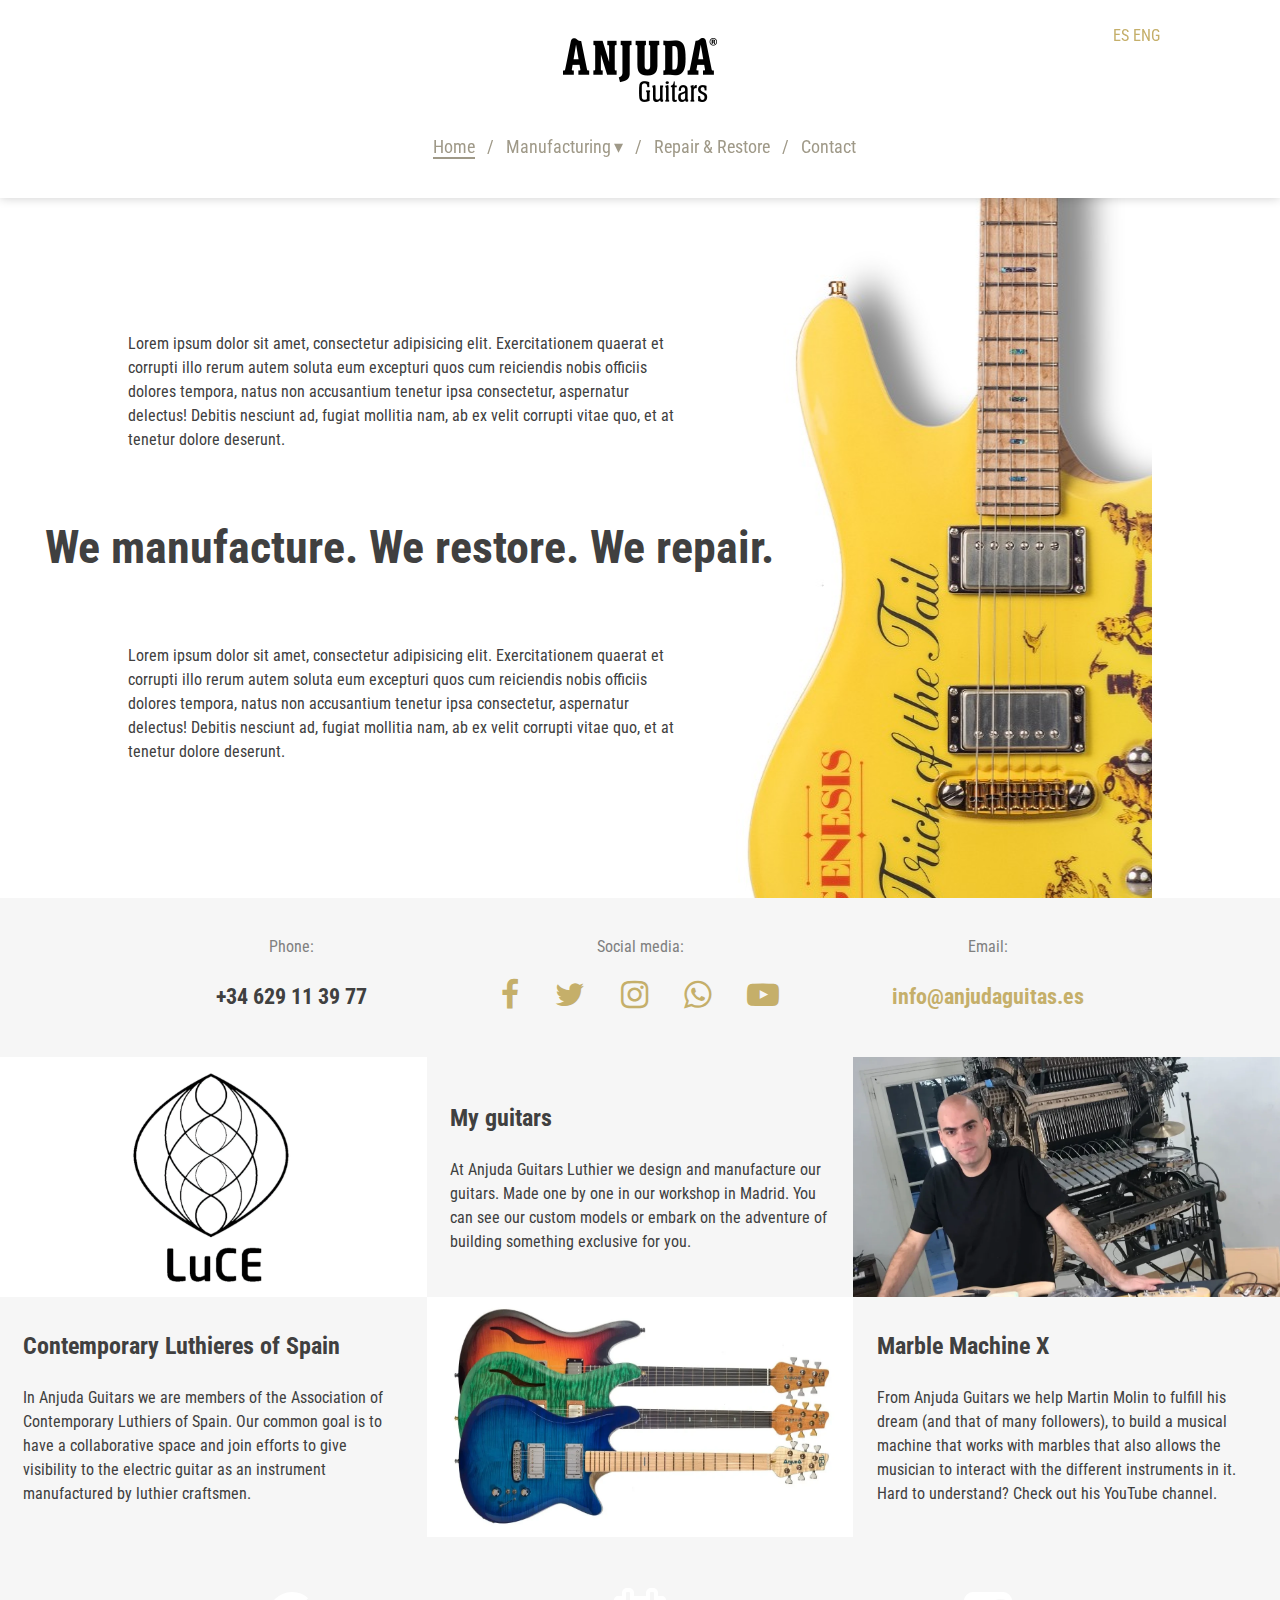
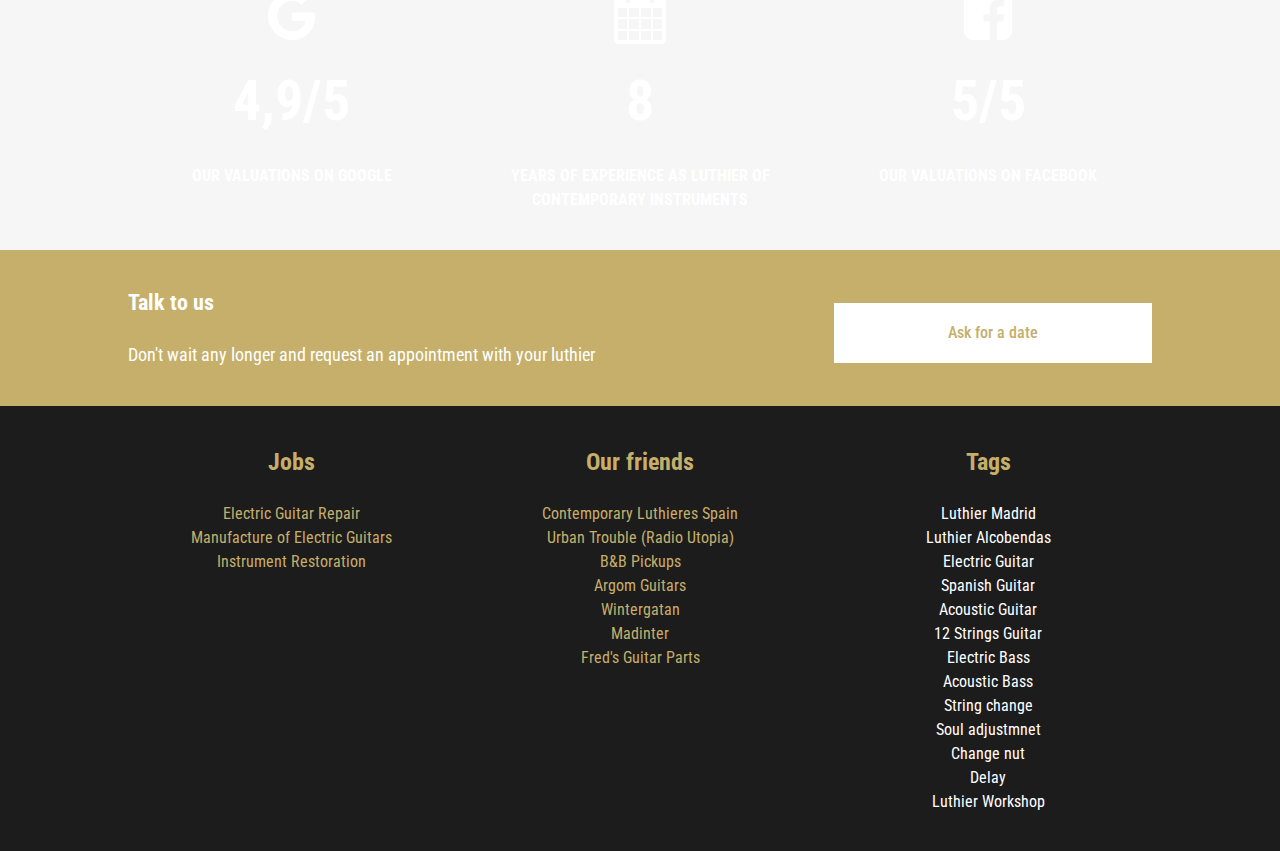
<file: index.html>
<!DOCTYPE html>
<html lang="en">
<head>
    <meta charset="UTF-8">
    <meta http-equiv="X-UA-Compatible" content="IE=edge">
    <meta name="viewport" content="width=device-width, initial-scale=1.0">
    <link rel="stylesheet" href="css/general.css">
    <link rel="stylesheet" href="css/index.css">
    <link rel="stylesheet" href="https://cdnjs.cloudflare.com/ajax/libs/font-awesome/4.7.0/css/font-awesome.min.css">
    <link rel="shortcut icon" href="img/favicon/16x16.png" type="image/x-icon">
    <title>Anjuda Guitars Luthier | Inicio - Luthier en Madrid</title>
</head>
<body>


    <header class="navbar bg-white">

        <div class="container container--btn">
            
            <div class="lang-selector">
                <a href="">ES</a>
                <a href="">ENG</a>
            </div>

            <div>
                <img src="img/main-logo-210x64.png" alt="Anjuda Guitars Logo">
            </div>

            <nav class="menu">
                <a class="active" href="">Home</a>
                <span class="separator">&sol;</span>
                <div class="submenu-box">
                    <a class="submenu-btn" href="">Manufacturing<span id="down_arrow" style="margin-left: 3px;">&dtrif;</span></a>
                    <nav class="submenu">
                        <a href="sites/master-builder.html">Master Builder</a>
                        <a href="sites/custom-shop.html">Custom Shop</a>
                    </nav>
                </div>
                <span class="separator">&sol;</span>
                <a href="sites/repair-restore.html">Repair & Restore</a>
                <span class="separator">&sol;</span>
                <a href="sites/contact.html">Contact</a>
            </nav>

        </div>

    </header>


    <main>

        
        <section class="home-hero bg-white bg-img">

            <div class="container">
                
                <div class="home-hero__block flex-hero">
                    <p>Lorem ipsum dolor sit amet, consectetur adipisicing elit. Exercitationem quaerat et corrupti illo rerum autem soluta eum excepturi quos cum reiciendis nobis officiis dolores tempora, natus non accusantium tenetur ipsa consectetur, aspernatur delectus! Debitis nesciunt ad, fugiat mollitia nam, ab ex velit corrupti vitae quo, et at tenetur dolore deserunt.</p>
                    <h1 class="hero-title">We manufacture. We restore. We repair.</h1>
                    <p>Lorem ipsum dolor sit amet, consectetur adipisicing elit. Exercitationem quaerat et corrupti illo rerum autem soluta eum excepturi quos cum reiciendis nobis officiis dolores tempora, natus non accusantium tenetur ipsa consectetur, aspernatur delectus! Debitis nesciunt ad, fugiat mollitia nam, ab ex velit corrupti vitae quo, et at tenetur dolore deserunt.</p>
                </div>

            </div>

        </section>

        <section class="home-contact bg-light">

            <div class="container flex">

                <div class="home-contact__block">
                    <h4>Phone:</h4>
                    <p>+34 629 11 39 77</p>
                </div>
                <div class="home-contact__block">
                    <h4 class="media-header">Social media:</h4>
                    <div class="media-logos">
                        <a href="https://www.facebook.com/anjudaguitars" class="icons"><i class="fa fa-facebook-f"></i></a>
                        <a href="https://twitter.com/anjudaguitars" class="icons"><i class="fa fa-twitter"></i></a>
                        <a href="https://www.instagram.com/anjudaguitars" class="icons"><i class="fa fa-instagram"></i></a>
                        <a href="https://web.whatsapp.com" class="icons"><i class="fa fa-whatsapp"></i></a>
                        <a href="https://www.youtube.com/channel/UCewi-n7n5JCm03wlqbHP5Og" class="icons"><i class="fa fa-youtube-play"></i></a>
                    </div>
                </div>
                <div class="home-contact__block home-contact__block--email">
                    <h4>Email:</h4>
                    <a href="mailto:info@anjudaguitars.es">info@anjudaguitas.es</a>
                </div>

            </div>

        </section>

        <section class="home-about bg-light">

            <div class="grid">

                <img class="grid__item1" src="img/logo-luce.webp" alt="LUCE LOGO">
                <div class="grid__item2 home-about__block__text">
                    <h2>Contemporary Luthieres of Spain</h2>
                    <p>In Anjuda Guitars we are members of the Association of Contemporary Luthiers of Spain.
                        Our common goal is to have a collaborative space and join efforts to give visibility
                        to the electric guitar as an instrument manufactured by luthier craftsmen.</p>
                </div>
                
                <img class="grid__item3" src="img/ame/ame-showcase.webp" alt="AME Showcase">
                <div class="grid__item4 home-about__block__text flex--text">
                    <h2>My guitars</h2>
                    <p>At Anjuda Guitars Luthier we design and manufacture our guitars. Made one by one in our
                        workshop in Madrid. You can see our custom models or embark on the adventure of building
                        something exclusive for you.</p>
                </div>
                <img class="grid__item5" src="img/luthier.webp" alt="MMX">
                <div class="grid__item6 home-about__block__text">
                    <h2>Marble Machine X</h2>
                    <p>From Anjuda Guitars we help Martin Molin to fulfill his dream (and that of many followers),
                        to build a musical machine that works with marbles that also allows the musician to interact
                        with the different instruments in it. Hard to understand? Check out his YouTube channel.</p>
                </div>
                
            </div>

        </section>

        <section class="home-rates bg-img">

            <div class="container flex">

                <div class="home-rates__block">
                    <i class="fa fa-google"></i>
                    <p>4,9/5</p>
                    <p class="home-rates__block__description">Our valuations on Google</p>
                </div>
                <div class="home-rates__block">
                    <i class="fa fa-calendar"></i>
                    <p>8</p>
                    <p class="home-rates__block__description">Years of experience as luthier of contemporary instruments</p>
                </div>
                <div class="home-rates__block">
                    <i class="fa fa-facebook-square"></i>
                    <p>5/5</p>
                    <p class="home-rates__block__description">Our valuations on Facebook</p>
                </div>

            </div>

        </section>

        <section class="home-date bg-medium">

            <div class="container flex">

                <div class="home-date__block">
                    <h3>Talk to us</h3>
                    <p>Don't wait any longer and request an appointment with your luthier</p>
                </div>
                <div class="home-date__block--btn">
                    <a class="btn btn--rates" href="">Ask for a date</a>
                </div>

            </div>

        </section>

        <footer class="home-footer bg-dark">

            <div class="container flex">

                <div class="home-footer__block">
                    <h2>Jobs</h2>
                    <ul>
                        <li><a href="sites/repair_restore.html">Electric Guitar Repair</a></li>
                        <li><a href="sites/custom_shop.html">Manufacture of Electric Guitars</a></li>
                        <li><a href="sites/repair_restore.html">Instrument Restoration</a></li>
                    </ul>
                </div>
                <div class="home-footer__block">
                    <h2>Our friends</h2>
                    <ul>
                        <li><a href="https://luthierescontemporaneos.com/">Contemporary Luthieres Spain</a></li>
                        <a href="https://www.radioutopia.org.es/trovador-urbano/">Urban Trouble (Radio Utopia)</a>
                        <li><a href="https://www.bandbpickups.com/">B&B Pickups</a></li>
                        <li><a href="https://www.argomguitar.com/">Argom Guitars</a></li>
                        <li><a href="https://wintergatan.net/">Wintergatan</a></li>
                        <li><a href="https://www.madinter.com/es/">Madinter</a></li>
                        <li><a href="https://www.fredguitar.com/fr/">Fred's Guitar Parts</a></li>
                    </ul>
                </div>
                <div class="home-footer__block">
                    <h2>Tags</h2>
                    <ul>
                        <li>Luthier Madrid</li>
                        <li>Luthier Alcobendas</li>
                        <li>Electric Guitar</li>
                        <li>Spanish Guitar</li>
                        <li>Acoustic Guitar</li>
                        <li>12 Strings Guitar</li>
                        <li>Electric Bass</li>
                        <li>Acoustic Bass</li>
                        <li>String change</li>
                        <li>Soul adjustmnet</li>
                        <li>Change nut</li>
                        <li>Delay</li>
                        <li>Luthier Workshop</li>
                    </ul>
                </div>

            </div>

        </footer>


    </main>

    <script src="../js/imageSlider.js"></script>
    
</body>
</html>
</file>
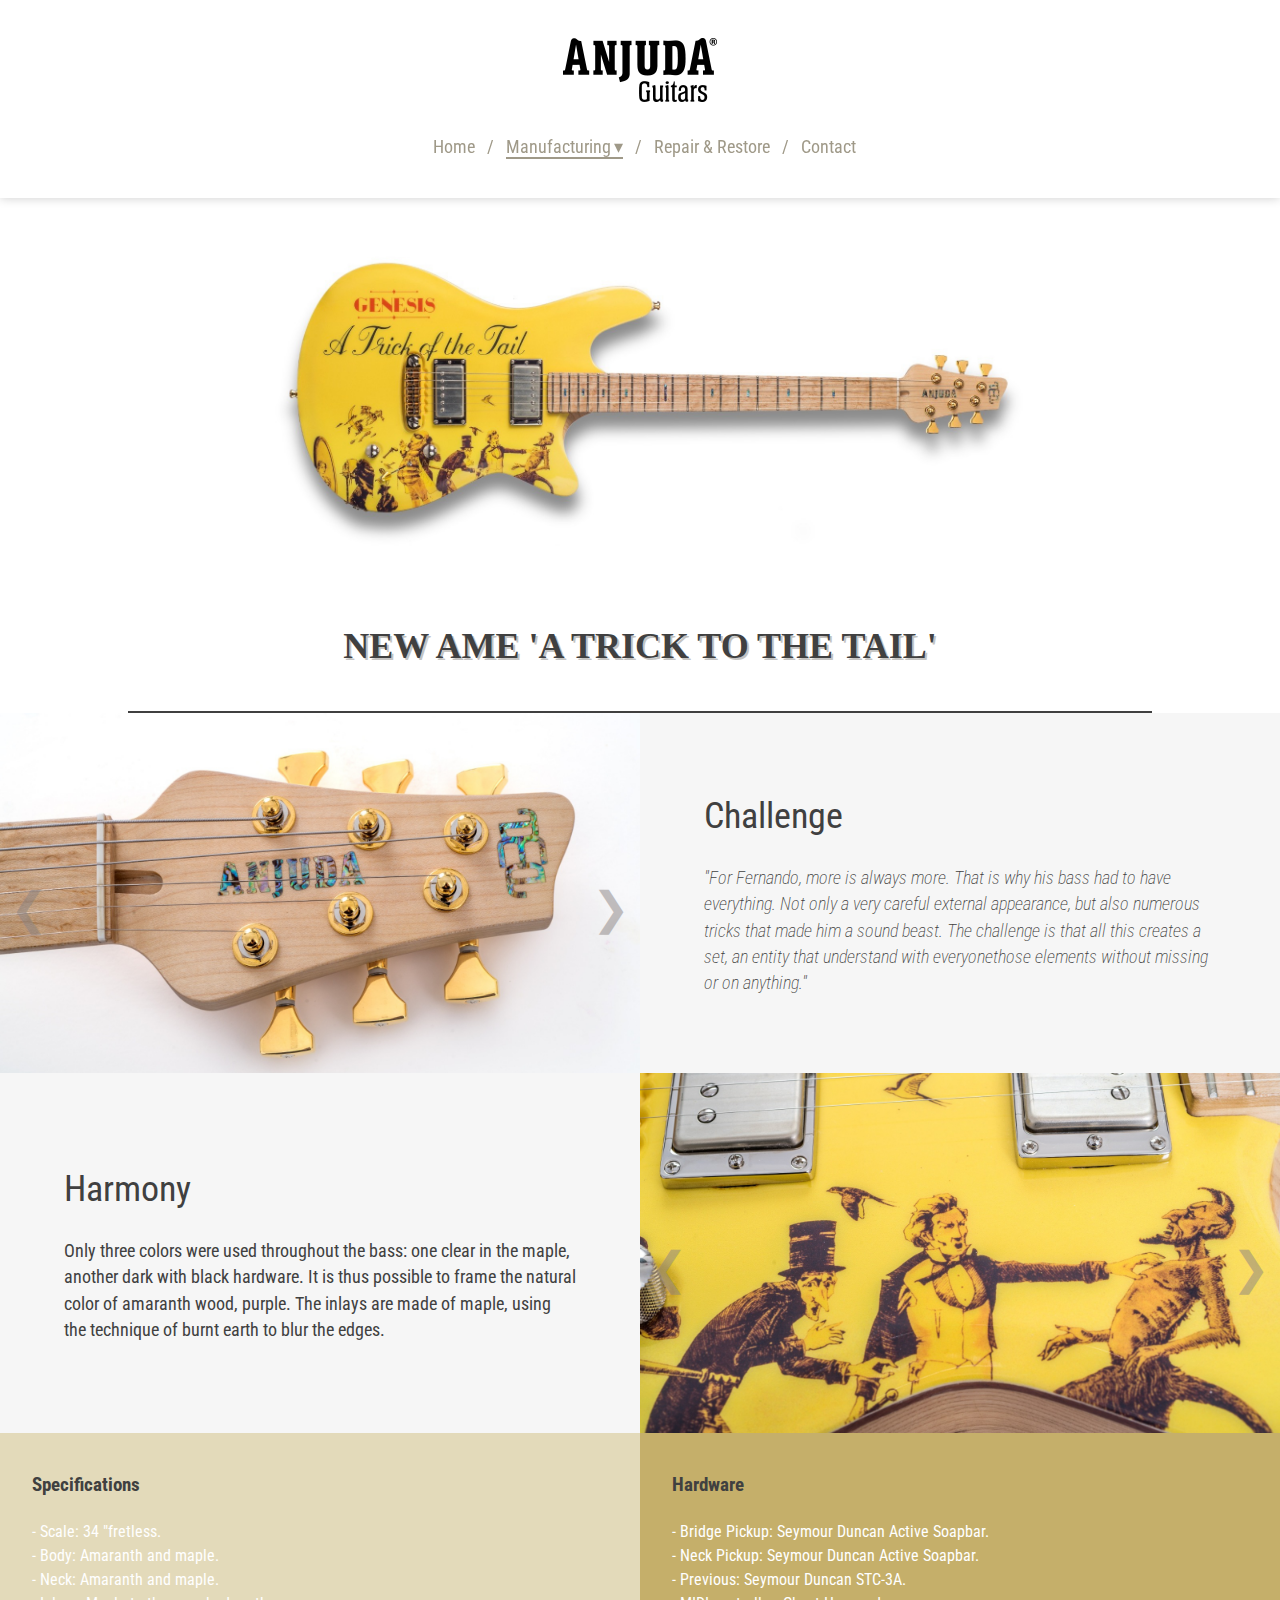
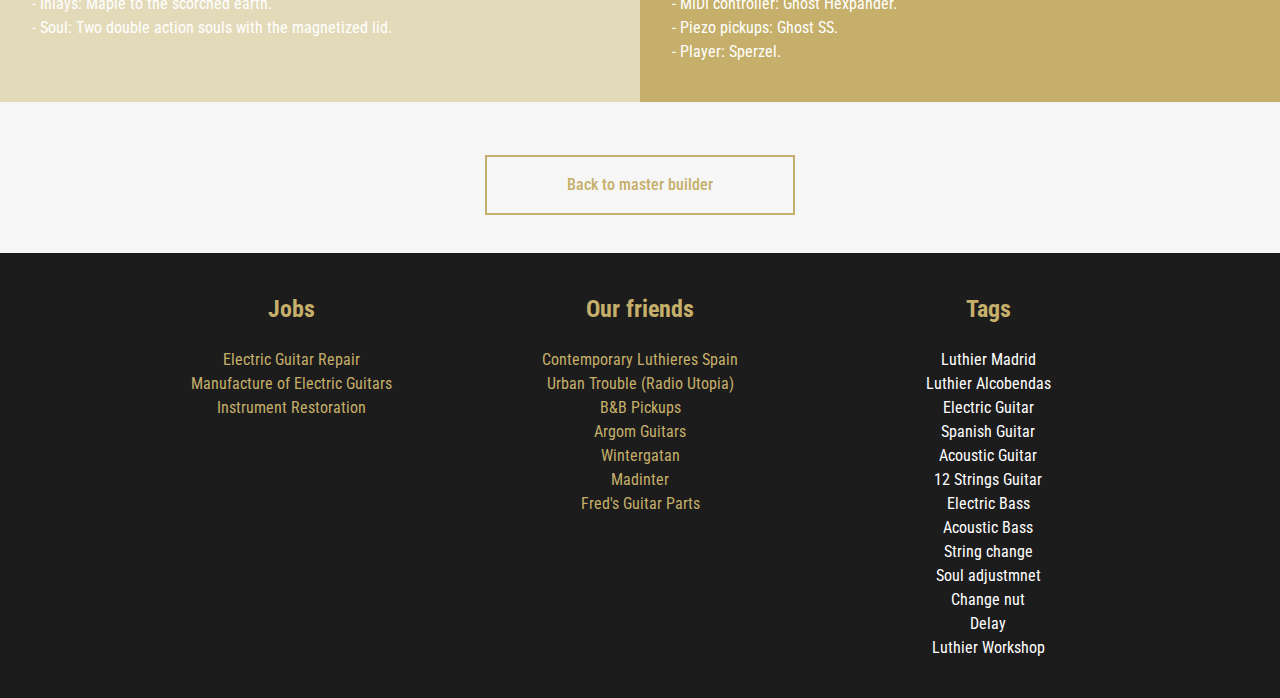
<file: sites/a-trick-to-the-tail.html>
<!DOCTYPE html>
<html lang="en">
<head>
    <meta charset="UTF-8">
    <meta http-equiv="X-UA-Compatible" content="IE=edge">
    <meta name="viewport" content="width=device-width, initial-scale=1.0">
    <link rel="stylesheet" href="../css/general.css">
    <link rel="stylesheet" href="../css/master-works.css">
    <link rel="stylesheet" href="https://cdnjs.cloudflare.com/ajax/libs/font-awesome/4.7.0/css/font-awesome.min.css">
    <link rel="shortcut icon" href="../img/favicon/16x16.png" type="image/x-icon">
    <title>Anjuda Guitars Luthier | Inicio - Luthier en Madrid</title>
</head>
<body>


    <header class="navbar bg-white">

        <div class="container container--btn flex-header">

            <div>
                <img src="../img/main-logo-210x64.png" alt="Anjuda Guitars Logo">
            </div>

            <nav class="menu">
                <a href="../index.html">Home</a>
                <span class="separator">&sol;</span>
                <div class="submenu-box">
                    <a class="active submenu-btn" href="">Manufacturing<span id="down_arrow" style="margin-left: 3px;">&dtrif;</span></a>
                    <nav class="submenu">
                        <a href="../sites/master-builder.html">Master Builder</a>
                        <a href="../sites/custom-shop.html">Custom Shop</a>
                    </nav>
                </div>
                <span class="separator">&sol;</span>
                <a href="../sites/repair-restore.html">Repair & Restore</a>
                <span class="separator">&sol;</span>
                <a href="../sites/contact.html">Contact</a>
            </nav>

        </div>

    </header>


    <main>

        
        <section class="master-hero">

            <div class="master-hero__img bg-img" style="
                background-image: url(../img/tail/a-trick-headline.jpg);
                background-color: white;
            "> 
            </div>
            <div class="master-hero__title" style="background-color: white;">
                <h2 class="container">NEW AME 'A TRICK TO THE TAIL'</h2>
            </div>

        </section>

        <section class="master-about">

            <div class="grid">

                <div class="grid__item1">
                    <img class="imageSlider1" src="../img/tail/a-trick1.jpg">
                    <img class="imageSlider1" src="../img/tail/a-trick2.jpg">
                    <img class="imageSlider1" src="../img/tail/a-trick3.jpg">
                    <a class="prev" onclick="plusSlides1(-1)">&#10094;</a>
                    <a class="next" onclick="plusSlides1(1)">&#10095;</a>
                </div>
                <div class="grid__item2 container">
                    <div class="grid__item__text">
                        <h2 class="h2-styled">Challenge</h2>
                        <p class="q">"For Fernando, more is always more. That is why his bass had to have everything. Not only a very careful external appearance, but also numerous tricks that made him a sound beast. The challenge is that all this creates a set, an entity that understand with everyonethose elements without missing or on anything."</p>
                    </div>
                </div>
                <div class="grid__item3">
                    <img class="imageSlider2" src="../img/tail/a-trick4.jpg">
                    <img class="imageSlider2" src="../img/tail/a-trick5.jpg">
                    <img class="imageSlider2" src="../img/tail/a-trick6.jpg">
                    <a class="prev" onclick="plusSlides2(-1)">&#10094;</a>
                    <a class="next" onclick="plusSlides2(1)">&#10095;</a>
                </div>
                <div class="grid__item4 container">
                    <div class="grid__item__text">
                        <h2 class="h2-styled">Harmony</h2>
                        <p>Only three colors were used throughout the bass: one clear in the maple, another dark with black hardware. It is thus possible to frame the natural color of amaranth wood, purple. The inlays are made of maple, using the technique of burnt earth to blur the edges.</p>
                    </div>
                </div>

            </div>

        </section>

        <section class="master-specs">

                <div class="master-specs__block--specifications container">
                    <h3>Specifications</h3>
                    <ul>
                        <li>- Scale: 34 "fretless.</li>
                        <li>- Body: Amaranth and maple.</li>
                        <li>- Neck: Amaranth and maple.</li>
                        <li>- Inlays: Maple to the scorched earth.</li>
                        <li>- Soul: Two double action souls with the magnetized lid.</li>
                    </ul>
                </div>
                <div class="master-specs__block--hardware container">
                    <h3>Hardware</h3>
                    <ul>
                        <li>- Bridge Pickup: Seymour Duncan Active Soapbar.</li>
                        <li>- Neck Pickup: Seymour Duncan Active Soapbar.</li>
                        <li>- Previous: Seymour Duncan STC-3A.</li>
                        <li>- MIDI controller: Ghost Hexpander.</li>
                        <li>- Piezo pickups: Ghost SS.</li>
                        <li>- Player: Sperzel.</li>
                    </ul>
                </div>
                    
        </section>

        <section class="master-btn">

            <div class="container">

                <a class="btn" href="../sites/master-builder.html">Back to master builder</a>

            </div>

        </section>

        <footer class="home-footer bg-dark">

            <div class="container flex">

                <div class="home-footer__block">
                    <h2>Jobs</h2>
                    <ul>
                        <li><a href="sites/repair_restore.html">Electric Guitar Repair</a></li>
                        <li><a href="sites/custom_shop.html">Manufacture of Electric Guitars</a></li>
                        <li><a href="sites/repair_restore.html">Instrument Restoration</a></li>
                    </ul>
                </div>
                <div class="home-footer__block">
                    <h2>Our friends</h2>
                    <ul>
                        <li><a href="https://luthierescontemporaneos.com/">Contemporary Luthieres Spain</a></li>
                        <a href="https://www.radioutopia.org.es/trovador-urbano/">Urban Trouble (Radio Utopia)</a>
                        <li><a href="https://www.bandbpickups.com/">B&B Pickups</a></li>
                        <li><a href="https://www.argomguitar.com/">Argom Guitars</a></li>
                        <li><a href="https://wintergatan.net/">Wintergatan</a></li>
                        <li><a href="https://www.madinter.com/es/">Madinter</a></li>
                        <li><a href="https://www.fredguitar.com/fr/">Fred's Guitar Parts</a></li>
                    </ul>
                </div>
                <div class="home-footer__block">
                    <h2>Tags</h2>
                    <ul>
                        <li>Luthier Madrid</li>
                        <li>Luthier Alcobendas</li>
                        <li>Electric Guitar</li>
                        <li>Spanish Guitar</li>
                        <li>Acoustic Guitar</li>
                        <li>12 Strings Guitar</li>
                        <li>Electric Bass</li>
                        <li>Acoustic Bass</li>
                        <li>String change</li>
                        <li>Soul adjustmnet</li>
                        <li>Change nut</li>
                        <li>Delay</li>
                        <li>Luthier Workshop</li>
                    </ul>
                </div>

            </div>

        </footer>


    </main>

    <script src="../js/image-slider.js"></script>

</body>
</html>
</file>
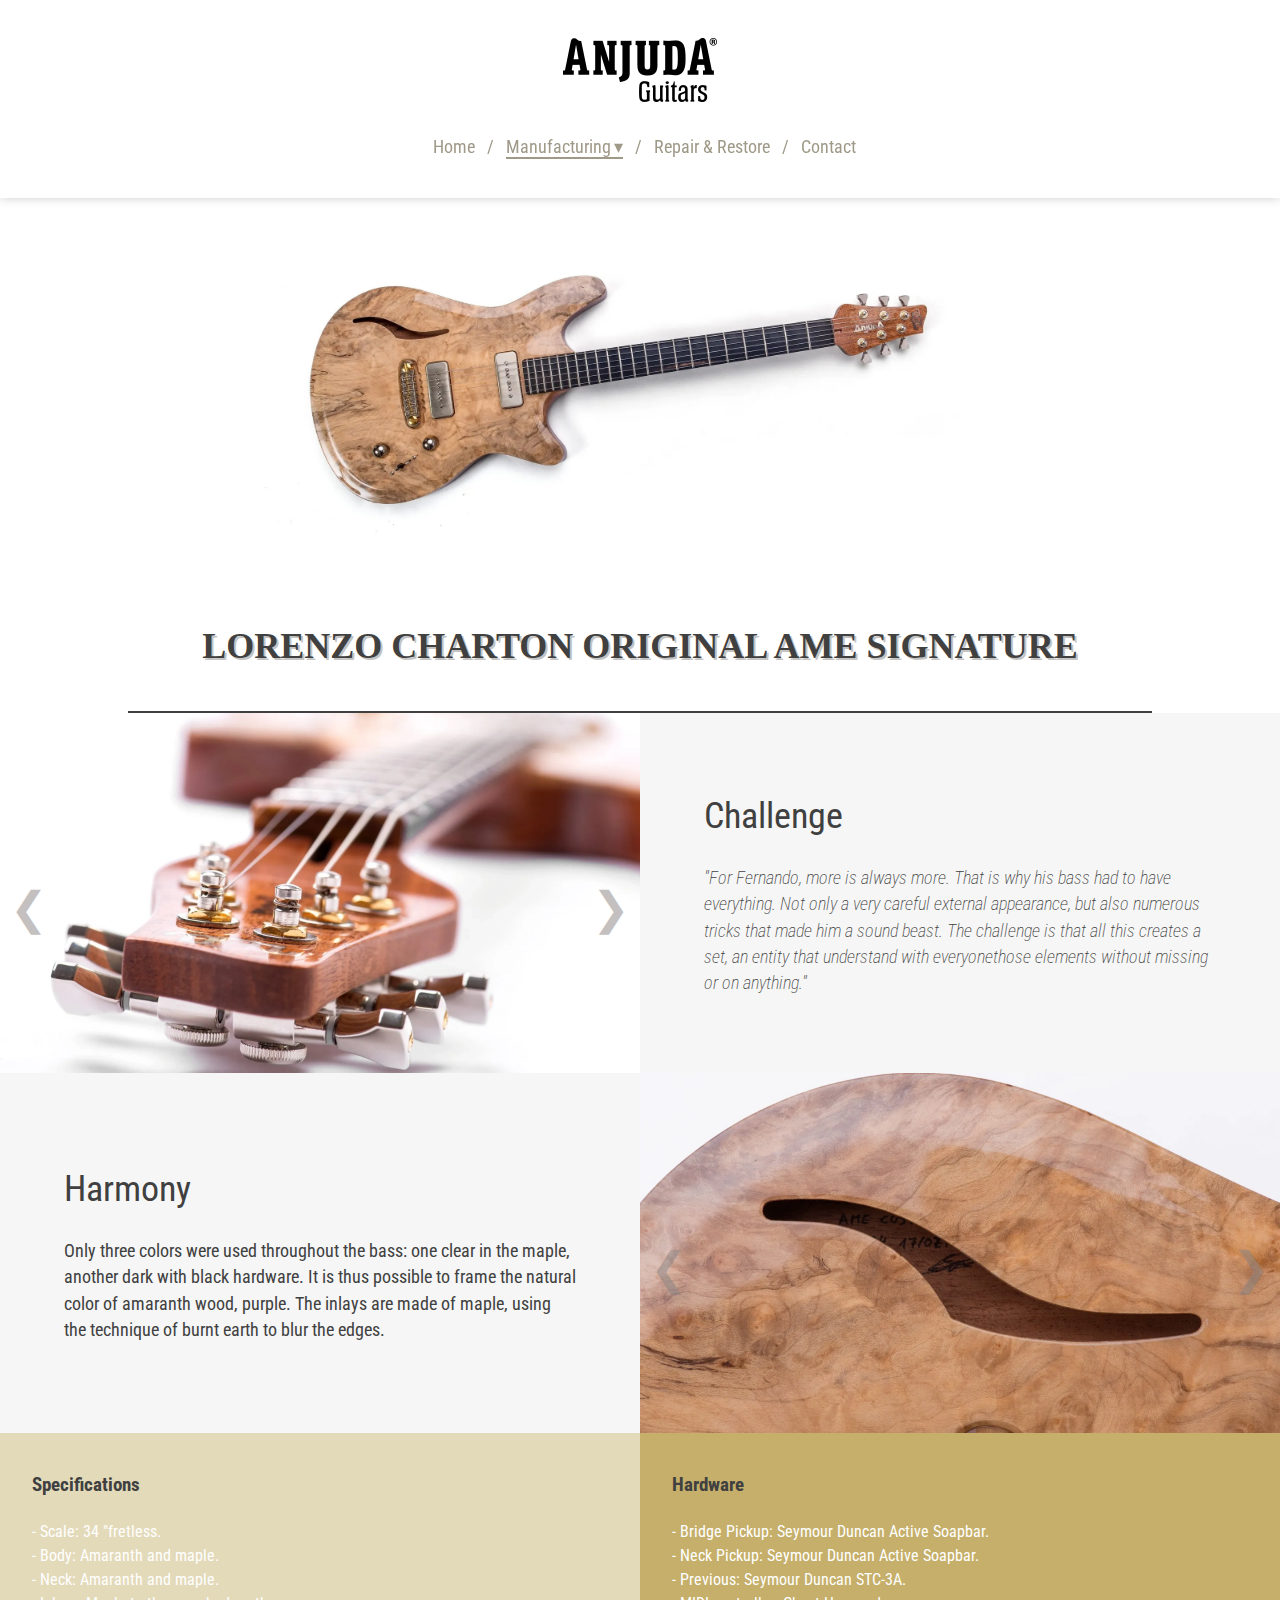
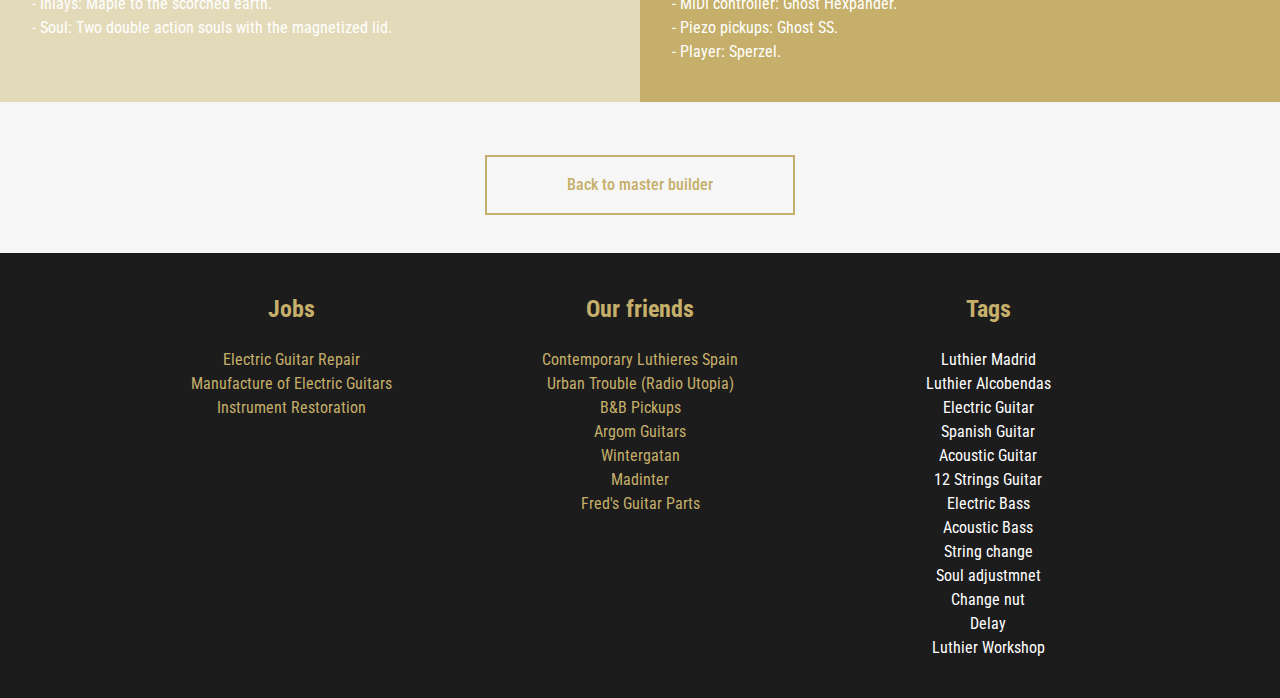
<file: sites/ame.html>
<!DOCTYPE html>
<html lang="en">
<head>
    <meta charset="UTF-8">
    <meta http-equiv="X-UA-Compatible" content="IE=edge">
    <meta name="viewport" content="width=device-width, initial-scale=1.0">
    <link rel="stylesheet" href="../css/general.css">
    <link rel="stylesheet" href="../css/master-works.css">
    <link rel="stylesheet" href="https://cdnjs.cloudflare.com/ajax/libs/font-awesome/4.7.0/css/font-awesome.min.css">
    <link rel="shortcut icon" href="../img/favicon/16x16.png" type="image/x-icon">
    <title>Anjuda Guitars Luthier | Inicio - Luthier en Madrid</title>
</head>
<body>


    <header class="navbar bg-white">

        <div class="container container--btn flex-header">

            <div>
                <img src="../img/main-logo-210x64.png" alt="Anjuda Guitars Logo">
            </div>

            <nav class="menu">
                <a href="../index.html">Home</a>
                <span class="separator">&sol;</span>
                <div class="submenu-box">
                    <a class="active submenu-btn" href="">Manufacturing<span id="down_arrow" style="margin-left: 3px;">&dtrif;</span></a>
                    <nav class="submenu">
                        <a href="../sites/master-builder.html">Master Builder</a>
                        <a href="../sites/custom-shop.html">Custom Shop</a>
                    </nav>
                </div>
                <span class="separator">&sol;</span>
                <a href="../sites/repair-restore.html">Repair & Restore</a>
                <span class="separator">&sol;</span>
                <a href="../sites/contact.html">Contact</a>
            </nav>

        </div>

    </header>


    <main>

        
        <section class="master-hero">

            <div class="master-hero__img bg-img" style="
                background-image: url(../img/ame-signature/ame-headline.webp);
                background-color: white;
            ">
            </div>
            <div class="master-hero__title" style="background-color: white;">
                <h2 class="container">LORENZO CHARTON ORIGINAL AME SIGNATURE</h2>
            </div>

        </section>

        <section class="master-about">

            <div class="grid">

                <div class="grid__item1">
                    <img class="imageSlider1" src="../img/ame-signature/ame1.webp">
                    <img class="imageSlider1" src="../img/ame-signature/ame2.webp">
                    <img class="imageSlider1" src="../img/ame-signature/ame3.webp">
                    <a class="prev" onclick="plusSlides1(-1)">&#10094;</a>
                    <a class="next" onclick="plusSlides1(1)">&#10095;</a>
                </div>
                <div class="grid__item2 container">
                    <div class="grid__item__text">
                        <h2 class="h2-styled">Challenge</h2>
                        <p class="q">"For Fernando, more is always more. That is why his bass had to have everything. Not only a very careful external appearance, but also numerous tricks that made him a sound beast. The challenge is that all this creates a set, an entity that understand with everyonethose elements without missing or on anything."</p>
                    </div>
                </div>
                <div class="grid__item3">
                    <img class="imageSlider2" src="../img/ame-signature/ame4.webp">
                    <img class="imageSlider2" src="../img/ame-signature/ame5.webp">
                    <img class="imageSlider2" src="../img/ame-signature/ame6.webp">
                    <a class="prev" onclick="plusSlides2(-1)">&#10094;</a>
                    <a class="next" onclick="plusSlides2(1)">&#10095;</a>
                </div>
                <div class="grid__item4 container">
                    <div class="grid__item__text">
                        <h2 class="h2-styled">Harmony</h2>
                        <p>Only three colors were used throughout the bass: one clear in the maple, another dark with black hardware. It is thus possible to frame the natural color of amaranth wood, purple. The inlays are made of maple, using the technique of burnt earth to blur the edges.</p>
                    </div>
                </div>

            </div>

        </section>

        <section class="master-specs">

                <div class="master-specs__block--specifications container">
                    <h3>Specifications</h3>
                    <ul>
                        <li>- Scale: 34 "fretless.</li>
                        <li>- Body: Amaranth and maple.</li>
                        <li>- Neck: Amaranth and maple.</li>
                        <li>- Inlays: Maple to the scorched earth.</li>
                        <li>- Soul: Two double action souls with the magnetized lid.</li>
                    </ul>
                </div>
                <div class="master-specs__block--hardware container">
                    <h3>Hardware</h3>
                    <ul>
                        <li>- Bridge Pickup: Seymour Duncan Active Soapbar.</li>
                        <li>- Neck Pickup: Seymour Duncan Active Soapbar.</li>
                        <li>- Previous: Seymour Duncan STC-3A.</li>
                        <li>- MIDI controller: Ghost Hexpander.</li>
                        <li>- Piezo pickups: Ghost SS.</li>
                        <li>- Player: Sperzel.</li>
                    </ul>
                </div>
                    
        </section>

        <section class="master-btn">

            <div class="container">

                <a class="btn" href="../sites/master-builder.html">Back to master builder</a>

            </div>

        </section>

    
        <footer class="home-footer bg-dark">

            <div class="container flex">

                <div class="home-footer__block">
                    <h2>Jobs</h2>
                    <ul>
                        <li><a href="sites/repair_restore.html">Electric Guitar Repair</a></li>
                        <li><a href="sites/custom_shop.html">Manufacture of Electric Guitars</a></li>
                        <li><a href="sites/repair_restore.html">Instrument Restoration</a></li>
                    </ul>
                </div>
                <div class="home-footer__block">
                    <h2>Our friends</h2>
                    <ul>
                        <li><a href="https://luthierescontemporaneos.com/">Contemporary Luthieres Spain</a></li>
                        <a href="https://www.radioutopia.org.es/trovador-urbano/">Urban Trouble (Radio Utopia)</a>
                        <li><a href="https://www.bandbpickups.com/">B&B Pickups</a></li>
                        <li><a href="https://www.argomguitar.com/">Argom Guitars</a></li>
                        <li><a href="https://wintergatan.net/">Wintergatan</a></li>
                        <li><a href="https://www.madinter.com/es/">Madinter</a></li>
                        <li><a href="https://www.fredguitar.com/fr/">Fred's Guitar Parts</a></li>
                    </ul>
                </div>
                <div class="home-footer__block">
                    <h2>Tags</h2>
                    <ul>
                        <li>Luthier Madrid</li>
                        <li>Luthier Alcobendas</li>
                        <li>Electric Guitar</li>
                        <li>Spanish Guitar</li>
                        <li>Acoustic Guitar</li>
                        <li>12 Strings Guitar</li>
                        <li>Electric Bass</li>
                        <li>Acoustic Bass</li>
                        <li>String change</li>
                        <li>Soul adjustmnet</li>
                        <li>Change nut</li>
                        <li>Delay</li>
                        <li>Luthier Workshop</li>
                    </ul>
                </div>

            </div>

        </footer>


    </main>

    <script src="../js/image-slider.js"></script>

</body>
</html>
</file>
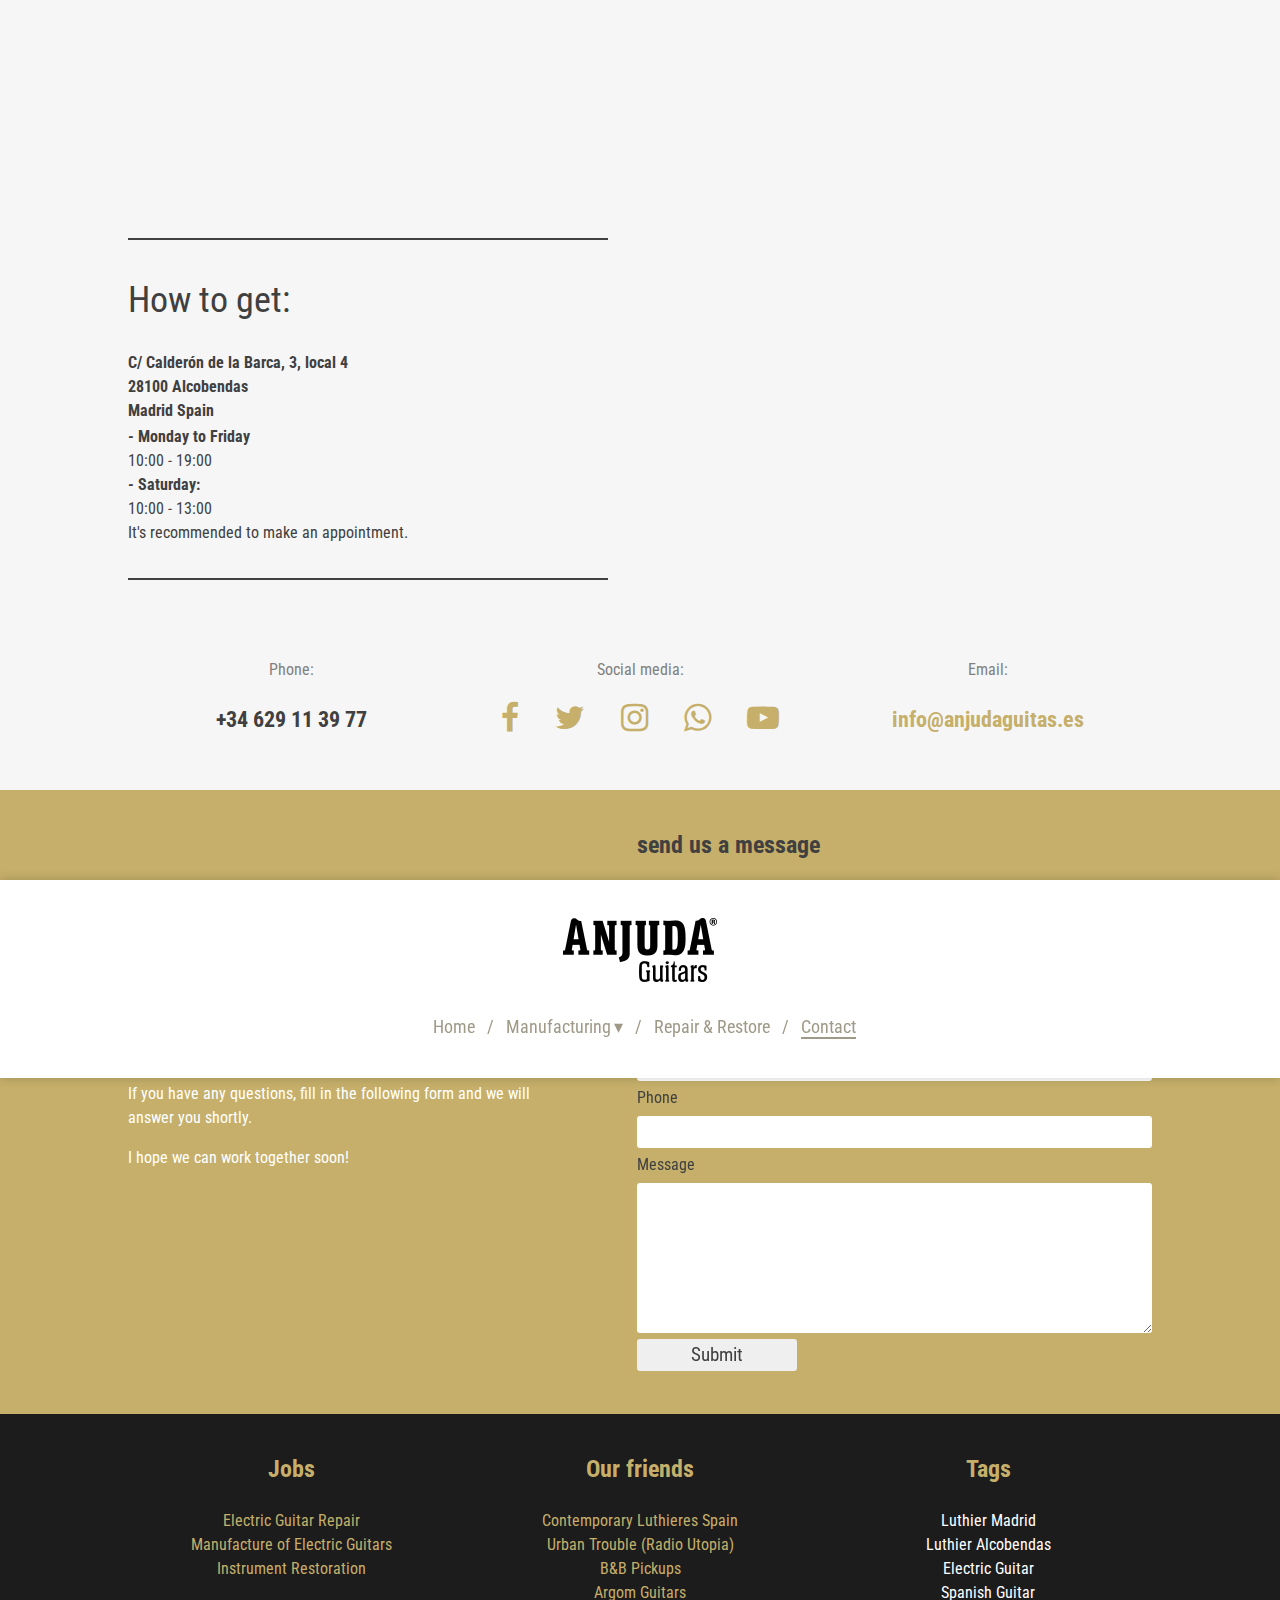
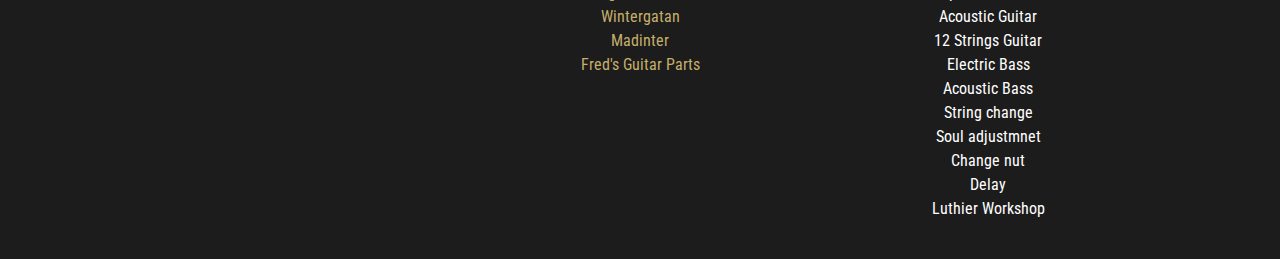
<file: sites/contact.html>
<!DOCTYPE html>
<html lang="en">
<head>
    <meta charset="UTF-8">
    <meta http-equiv="X-UA-Compatible" content="IE=edge">
    <meta name="viewport" content="width=device-width, initial-scale=1.0">
    <link rel="stylesheet" href="../css/general.css">
    <link rel="stylesheet" href="../css/contact.css">
    <link rel="stylesheet" href="https://cdnjs.cloudflare.com/ajax/libs/font-awesome/4.7.0/css/font-awesome.min.css">
    <link rel="shortcut icon" href="../img/favicon/16x16.png" type="image/x-icon">
    <title>Anjuda Guitars Luthier | Inicio - Luthier en Madrid</title>
</head>
<body>


    <header class="navbar bg-white">

        <div class="container flex-header">

            <div>
                <img src="../img/main-logo-210x64.png" alt="Anjuda Guitars Logo">
            </div>

            <nav class="menu">
                <a href="../index.html">Home</a>
                <span class="separator">&sol;</span>
                <div class="submenu-box">
                    <a class="submenu-btn" href="">Manufacturing<span id="down_arrow" style="margin-left: 3px;">&dtrif;</span></a>
                    <nav class="submenu">
                        <a href="../sites/master-builder.html">Master Builder</a>
                        <a href="../sites/custom-shop.html">Custom Shop</a>
                    </nav>
                </div>
                <span class="separator">&sol;</span>
                <a href="../sites/repair-restore.html">Repair & Restore</a>
                <span class="separator">&sol;</span>
                <a class="active" href="">Contact</a>
            </nav>

        </div>

    </header>


    <main>

        
        <section class="contact-location">

            <div class="container flex">

                <div class="contact-location__block">
                    <h2 class="h2-styled">How to get:</h2>
                    <ul class="lead">
                        <li>C/ Calderón de la Barca, 3, local 4</li>
                        <li>28100 Alcobendas</li>
                        <li>Madrid Spain</li>
                    </ul>
                    <ul>
                        <li class="b">- Monday to Friday</li>
                        <li>10:00 - 19:00</li>
                        <li class="b">- Saturday:</li>
                        <li>10:00 - 13:00</li>
                        <li>It's recommended to make an appointment.</li>
                    </ul>
                </div>

                <div class="contact-location__frame">
                    <iframe src="https://www.google.com/maps/embed?pb=!1m18!1m12!1m3!1d3031.742270553175!2d-3.6508077842910636!3d40.5472828556125!2m3!1f0!2f0!3f0!3m2!1i1024!2i768!4f13.1!3m3!1m2!1s0xd422cf2fd5b9967%3A0xa7e29fe63d2ad9d2!2sAnjuda%20Guitars%20Luthier!5e0!3m2!1sen!2ses!4v1625374715033!5m2!1sen!2ses" allowfullscreen="" loading="lazy"></iframe>
                </div>

            </div>

        </section>

        <section class="contact-contact bg-light">

            <div class="container flex">

                <div class="contact-contact__block">
                    <h4>Phone:</h4>
                    <p>+34 629 11 39 77</p>
                </div>
                <div class="contact-contact__block">
                    <h4 class="media-header">Social media:</h4>
                    <div class="media-logos">
                        <a href="https://www.facebook.com/anjudaguitars" class="icons"><i class="fa fa-facebook-f"></i></a>
                        <a href="https://twitter.com/anjudaguitars" class="icons"><i class="fa fa-twitter"></i></a>
                        <a href="https://www.instagram.com/anjudaguitars" class="icons"><i class="fa fa-instagram"></i></a>
                        <a href="https://web.whatsapp.com" class="icons"><i class="fa fa-whatsapp"></i></a>
                        <a href="https://www.youtube.com/channel/UCewi-n7n5JCm03wlqbHP5Og" class="icons"><i class="fa fa-youtube-play"></i></a>
                    </div>
                </div>
                <div class="contact-contact__block contact-contact__block--email">
                    <h4>Email:</h4>
                    <a href="mailto:info@anjudaguitars.es">info@anjudaguitas.es</a>
                </div>

            </div>

        </section>

        <section class="contact-form bg-medium">

            <div class="container flex">
                <div class="contact-form__block--text">
                    <p>If you want to see our luthier, we recommend calling before coming. Or leave a message on WhatsApp or Facebook.</p>
                    <p>If you have any questions, fill in the following form and we will answer you shortly.</p>
                    <p>I hope we can work together soon!</p>
                </div>
                <div class="contact-form__block--form">
                    <form action="" method="POST">
                        <h2>send us a message</h2>
                        <label for="subject">Subject</label>
                        <input type="text" id="subject" name="subject" value="" autofocus required>
                        <label for="name">Name</label>
                        <input type="text" id="name" name="name" value="" required>
                        <label for="email">Email</label>
                        <input type="email" id="email" name="email" value="" required>
                        <label for="phone">Phone</label>
                        <input type="text" id="phone" name="phone" value="" pattern="[0-9]">
                        <label for="message">Message</label>
                        <textarea id="message" name="message" cols="30" rows="10" required></textarea>
                        <input type="submit" value="Submit">
                    </form>
                </div>
            </div>

        </section>

        <footer class="home-footer bg-dark">

            <div class="container flex">

                <div class="home-footer__block">
                    <h2>Jobs</h2>
                    <ul>
                        <li><a href="sites/repair_restore.html">Electric Guitar Repair</a></li>
                        <li><a href="sites/custom_shop.html">Manufacture of Electric Guitars</a></li>
                        <li><a href="sites/repair_restore.html">Instrument Restoration</a></li>
                    </ul>
                </div>
                <div class="home-footer__block">
                    <h2>Our friends</h2>
                    <ul>
                        <li><a href="https://luthierescontemporaneos.com/">Contemporary Luthieres Spain</a></li>
                        <a href="https://www.radioutopia.org.es/trovador-urbano/">Urban Trouble (Radio Utopia)</a>
                        <li><a href="https://www.bandbpickups.com/">B&B Pickups</a></li>
                        <li><a href="https://www.argomguitar.com/">Argom Guitars</a></li>
                        <li><a href="https://wintergatan.net/">Wintergatan</a></li>
                        <li><a href="https://www.madinter.com/es/">Madinter</a></li>
                        <li><a href="https://www.fredguitar.com/fr/">Fred's Guitar Parts</a></li>
                    </ul>
                </div>
                <div class="home-footer__block">
                    <h2>Tags</h2>
                    <ul>
                        <li>Luthier Madrid</li>
                        <li>Luthier Alcobendas</li>
                        <li>Electric Guitar</li>
                        <li>Spanish Guitar</li>
                        <li>Acoustic Guitar</li>
                        <li>12 Strings Guitar</li>
                        <li>Electric Bass</li>
                        <li>Acoustic Bass</li>
                        <li>String change</li>
                        <li>Soul adjustmnet</li>
                        <li>Change nut</li>
                        <li>Delay</li>
                        <li>Luthier Workshop</li>
                    </ul>
                </div>

            </div>

        </footer>


    </main>


</body>
</html>
</file>
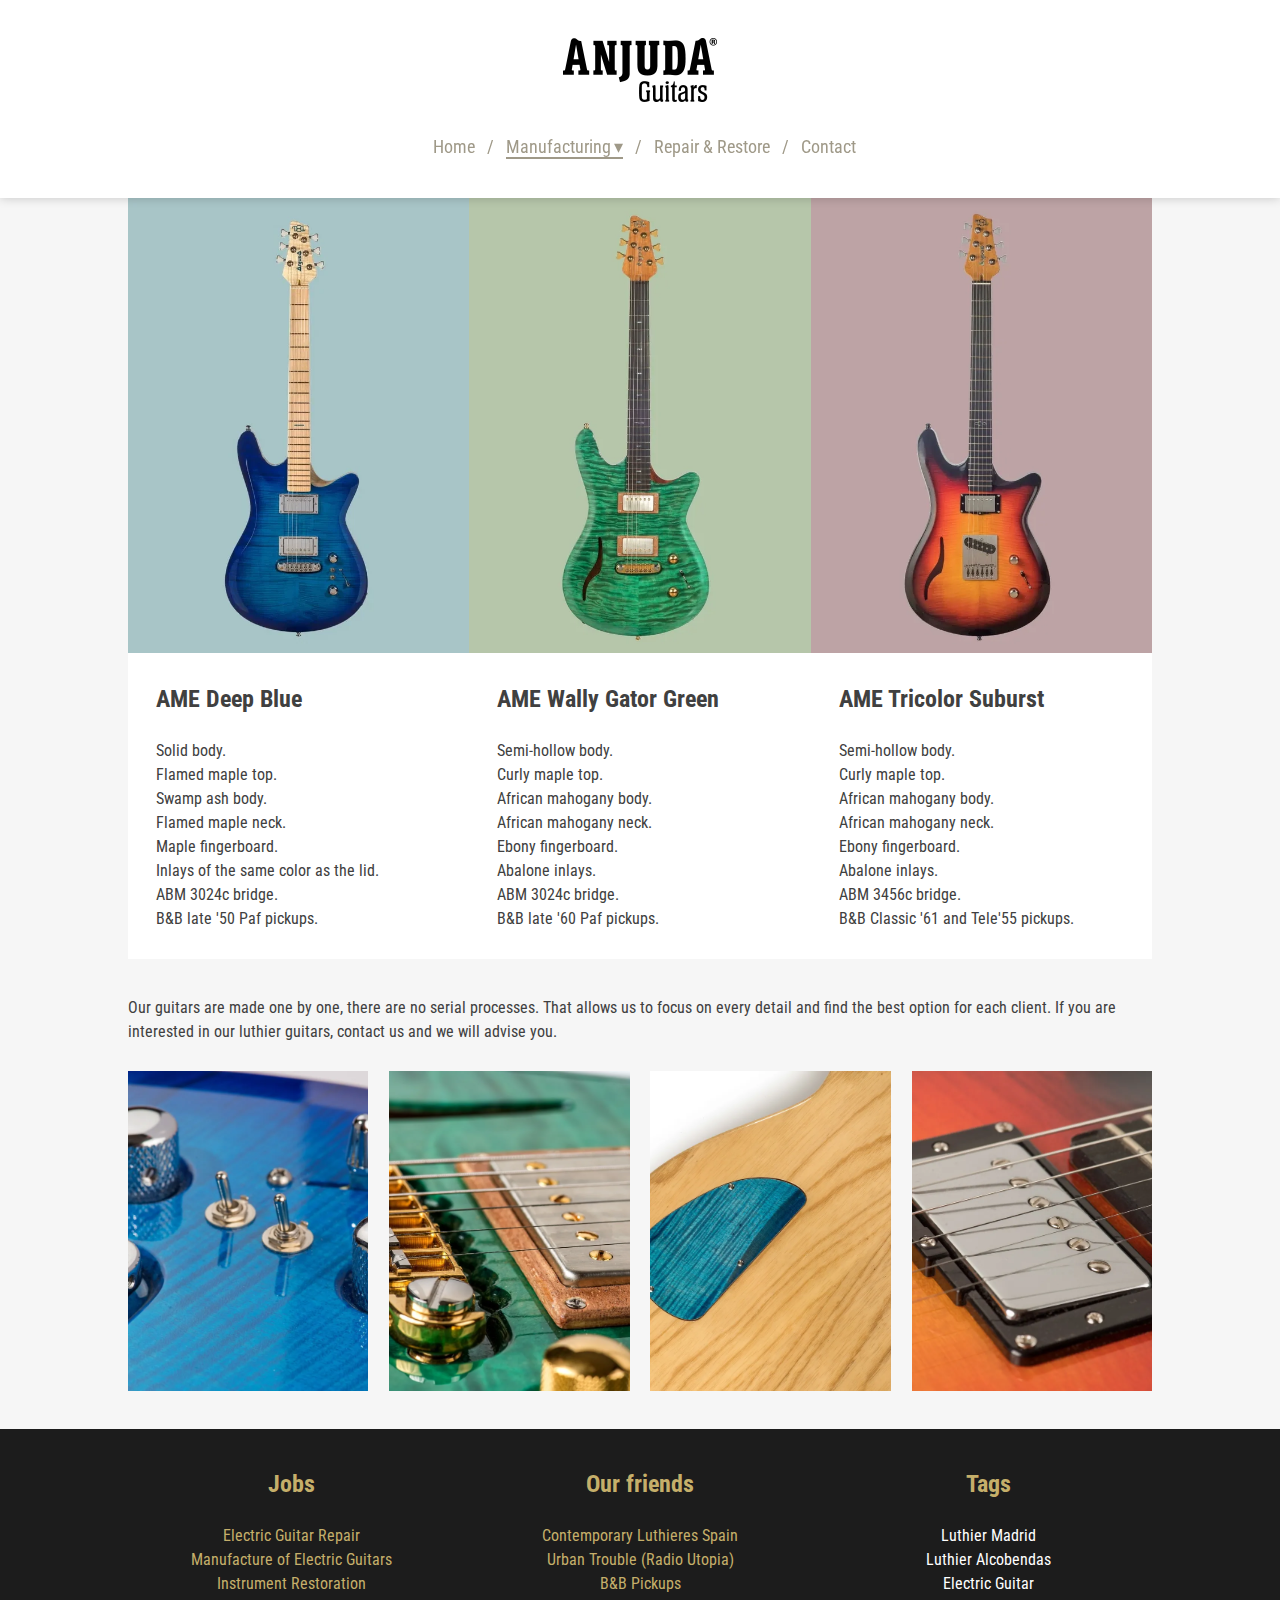
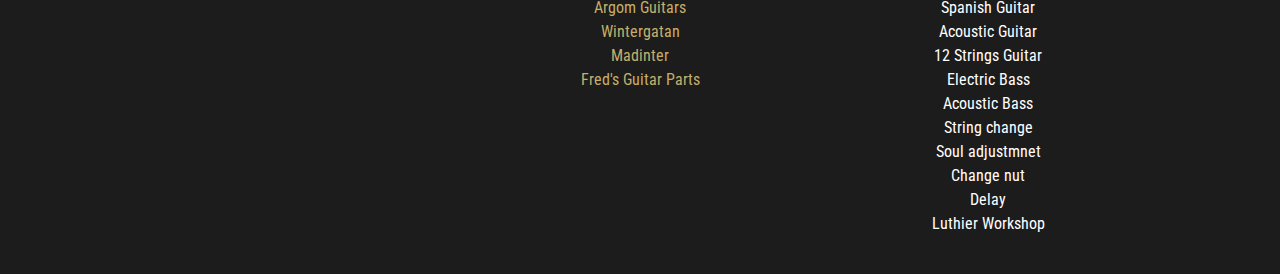
<file: sites/custom-shop.html>
<!DOCTYPE html>
<html lang="en">
<head>
    <meta charset="UTF-8">
    <meta http-equiv="X-UA-Compatible" content="IE=edge">
    <meta name="viewport" content="width=device-width, initial-scale=1.0">
    <link rel="stylesheet" href="../css/general.css">
    <link rel="stylesheet" href="../css/custom-shop.css">
    <link rel="stylesheet" href="https://cdnjs.cloudflare.com/ajax/libs/font-awesome/4.7.0/css/font-awesome.min.css">
    <link rel="shortcut icon" href="../img/favicon/16x16.png" type="image/x-icon">
    <title>Anjuda Guitars Luthier | Inicio - Luthier en Madrid</title>
</head>
<body>


    <header class="navbar bg-white">

        <div class="container container--btn flex-header">

            <div>
                <img src="../img/main-logo-210x64.png" alt="Anjuda Guitars Logo">
            </div>

            <nav class="menu">
                <a href="../index.html">Home</a>
                <span class="separator">&sol;</span>
                <div class="submenu-box">
                    <a class="active submenu-btn" href="">Manufacturing<span id="down_arrow" style="margin-left: 3px;">&dtrif;</span></a>
                    <nav class="submenu">
                        <a href="../sites/master-builder.html">Master Builder</a>
                        <a href="">Custom Shop</a>
                    </nav>
                </div>
                <span class="separator">&sol;</span>
                <a href="../sites/repair-restore.html">Repair & Restore</a>
                <span class="separator">&sol;</span>
                <a href="../sites/contact.html">Contact</a>
            </nav>

        </div>

    </header>


    <main>

        
        <section class="custom-shop">

            <div class="container bg-white grid">

                <img class="grid__item1" 
                    src="../img/ame-blue/ame-blue-headline.webp" 
                    alt="AME Deep Blue"
                    >

                <div class="grid__item2 custom-shop__block__text">
                    <h2>AME Deep Blue</h2>
                    <ul>
                        <li>Solid body.</li>
                        <li>Flamed maple top.</li>
                        <li>Swamp ash body.</li>
                        <li>Flamed maple neck.</li>
                        <li>Maple fingerboard.</li>
                        <li>Inlays of the same color as the lid.</li>
                        <li>ABM 3024c bridge.</li>
                        <li>B&B late '50 Paf pickups.</li>
                    </ul>
                </div>
            
                <img class="grid__item3" 
                    src="../img/ame-green/ame-green-headline.webp" 
                    alt="AME Wally Gator Green"
                    >

                <div class="grid__item4 custom-shop__block__text">
                    <h2>AME Wally Gator Green</h2>
                    <ul>
                        <li>Semi-hollow body.</li>
                        <li>Curly maple top.</li>
                        <li>African mahogany body.</li>
                        <li>African mahogany neck.</li>
                        <li>Ebony fingerboard.</li>
                        <li>Abalone inlays.</li>
                        <li>ABM 3024c bridge.</li>
                        <li>B&B late '60 Paf pickups.</li>
                    </ul>
                </div>

                <img class="grid__item5" 
                    src="../img/ame-sunburst/ame-sunburst-headline.webp" 
                    alt="AME Tricolor Sunburst"
                    >

                <div class="grid__item6 custom-shop__block__text">
                    <h2>AME Tricolor Suburst</h2>
                    <ul>
                        <li>Semi-hollow body.</li>
                        <li>Curly maple top.</li>
                        <li>African mahogany body.</li>
                        <li>African mahogany neck.</li>
                        <li>Ebony fingerboard.</li>
                        <li>Abalone inlays.</li>
                        <li>ABM 3456c bridge.</li>
                        <li>B&B Classic '61 and Tele'55 pickups.</li>
                    </ul>
                </div>

            </div>

            <!-- <div class="overlay-gallery bg-dark">

                <a class="x" onclick="hideOverlayGallery()" style="cursor:pointer;">&#10005;</a>

                <div class="container">

                    <div class="overlay-gallery__main">

                        <img id="expanded-img">

                    </div>

                    <div class="overlay-gallery__row">

                        <img class="stock-img__blue" src="../img/ame-blue/ame-blue.webp" alt="" onclick="changeImage(this)">
                        <img class="stock-img__blue" src="../img/ame-blue/ame-blue1.webp" alt="" onclick="changeImage(this)">
                        <img class="stock-img__blue" src="../img/ame-blue/ame-blue2.webp" alt="" onclick="changeImage(this)">
                        <img class="stock-img__blue" src="../img/ame-blue/ame-blue.webp" alt="" onclick="changeImage(this)">

                        <img class="stock-img__green" src="../img/ame-green/ame-green.webp" alt="" onclick="changeImage(this)">
                        <img class="stock-img__green" src="../img/ame-green/ame-green1.webp" alt="" onclick="changeImage(this)">
                        <img class="stock-img__green" src="../img/ame-green/ame-green1.webp" alt="" onclick="changeImage(this)">
                        <img class="stock-img__green" src="../img/ame-green/ame-green.webp" alt="" onclick="changeImage(this)">

                        <img class="stock-img__sunburst" src="../img/ame-sunburst/ame-sunburst.webp" alt="" onclick="changeImage(this)">
                        <img class="stock-img__sunburst" src="../img/ame-sunburst/ame-sunburst1.webp" alt="" onclick="changeImage(this)">
                        <img class="stock-img__sunburst" src="../img/ame-sunburst/ame-sunburst1.webp" alt="" onclick="changeImage(this)">
                        <img class="stock-img__sunburst" src="../img/ame-sunburst/ame-sunburst.webp" alt="" onclick="changeImage(this)">

                    </div>

                </div>

            </div> -->

        </section>

        <section class="custom-showcase">

            <div class="container">

                <p>Our guitars are made one by one, there are no serial processes. That allows us to focus on every detail and find the best option for each client.
                     If you are interested in our luthier guitars, contact us and we will advise you.</p>
                <div class="custom-showcase__block flex">
                    <img class="custom-showcase__block__img" src="../img/ame-blue/ame-blue1.webp" alt="">
                    <img class="custom-showcase__block__img" src="../img/ame-green/ame-green1.webp" alt="">
                    <img class="custom-showcase__block__img" src="../img/ame-blue/ame-blue2.webp" alt="">
                    <img class="custom-showcase__block__img" src="../img/ame-sunburst/ame-sunburst1.webp" alt="">
                </div>

            </div>

        </section>

        <footer class="home-footer bg-dark">

            <div class="container flex">

                <div class="home-footer__block">
                    <h2>Jobs</h2>
                    <ul>
                        <li><a href="sites/repair_restore.html">Electric Guitar Repair</a></li>
                        <li><a href="sites/custom_shop.html">Manufacture of Electric Guitars</a></li>
                        <li><a href="sites/repair_restore.html">Instrument Restoration</a></li>
                    </ul>
                </div>
                <div class="home-footer__block">
                    <h2>Our friends</h2>
                    <ul>
                        <li><a href="https://luthierescontemporaneos.com/">Contemporary Luthieres Spain</a></li>
                        <a href="https://www.radioutopia.org.es/trovador-urbano/">Urban Trouble (Radio Utopia)</a>
                        <li><a href="https://www.bandbpickups.com/">B&B Pickups</a></li>
                        <li><a href="https://www.argomguitar.com/">Argom Guitars</a></li>
                        <li><a href="https://wintergatan.net/">Wintergatan</a></li>
                        <li><a href="https://www.madinter.com/es/">Madinter</a></li>
                        <li><a href="https://www.fredguitar.com/fr/">Fred's Guitar Parts</a></li>
                    </ul>
                </div>
                <div class="home-footer__block">
                    <h2>Tags</h2>
                    <ul>
                        <li>Luthier Madrid</li>
                        <li>Luthier Alcobendas</li>
                        <li>Electric Guitar</li>
                        <li>Spanish Guitar</li>
                        <li>Acoustic Guitar</li>
                        <li>12 Strings Guitar</li>
                        <li>Electric Bass</li>
                        <li>Acoustic Bass</li>
                        <li>String change</li>
                        <li>Soul adjustmnet</li>
                        <li>Change nut</li>
                        <li>Delay</li>
                        <li>Luthier Workshop</li>
                    </ul>
                </div>

            </div>

        </footer>


    </main>

    <script src="../js/overlay-gallery.js"></script>


</body>
</html>
</file>
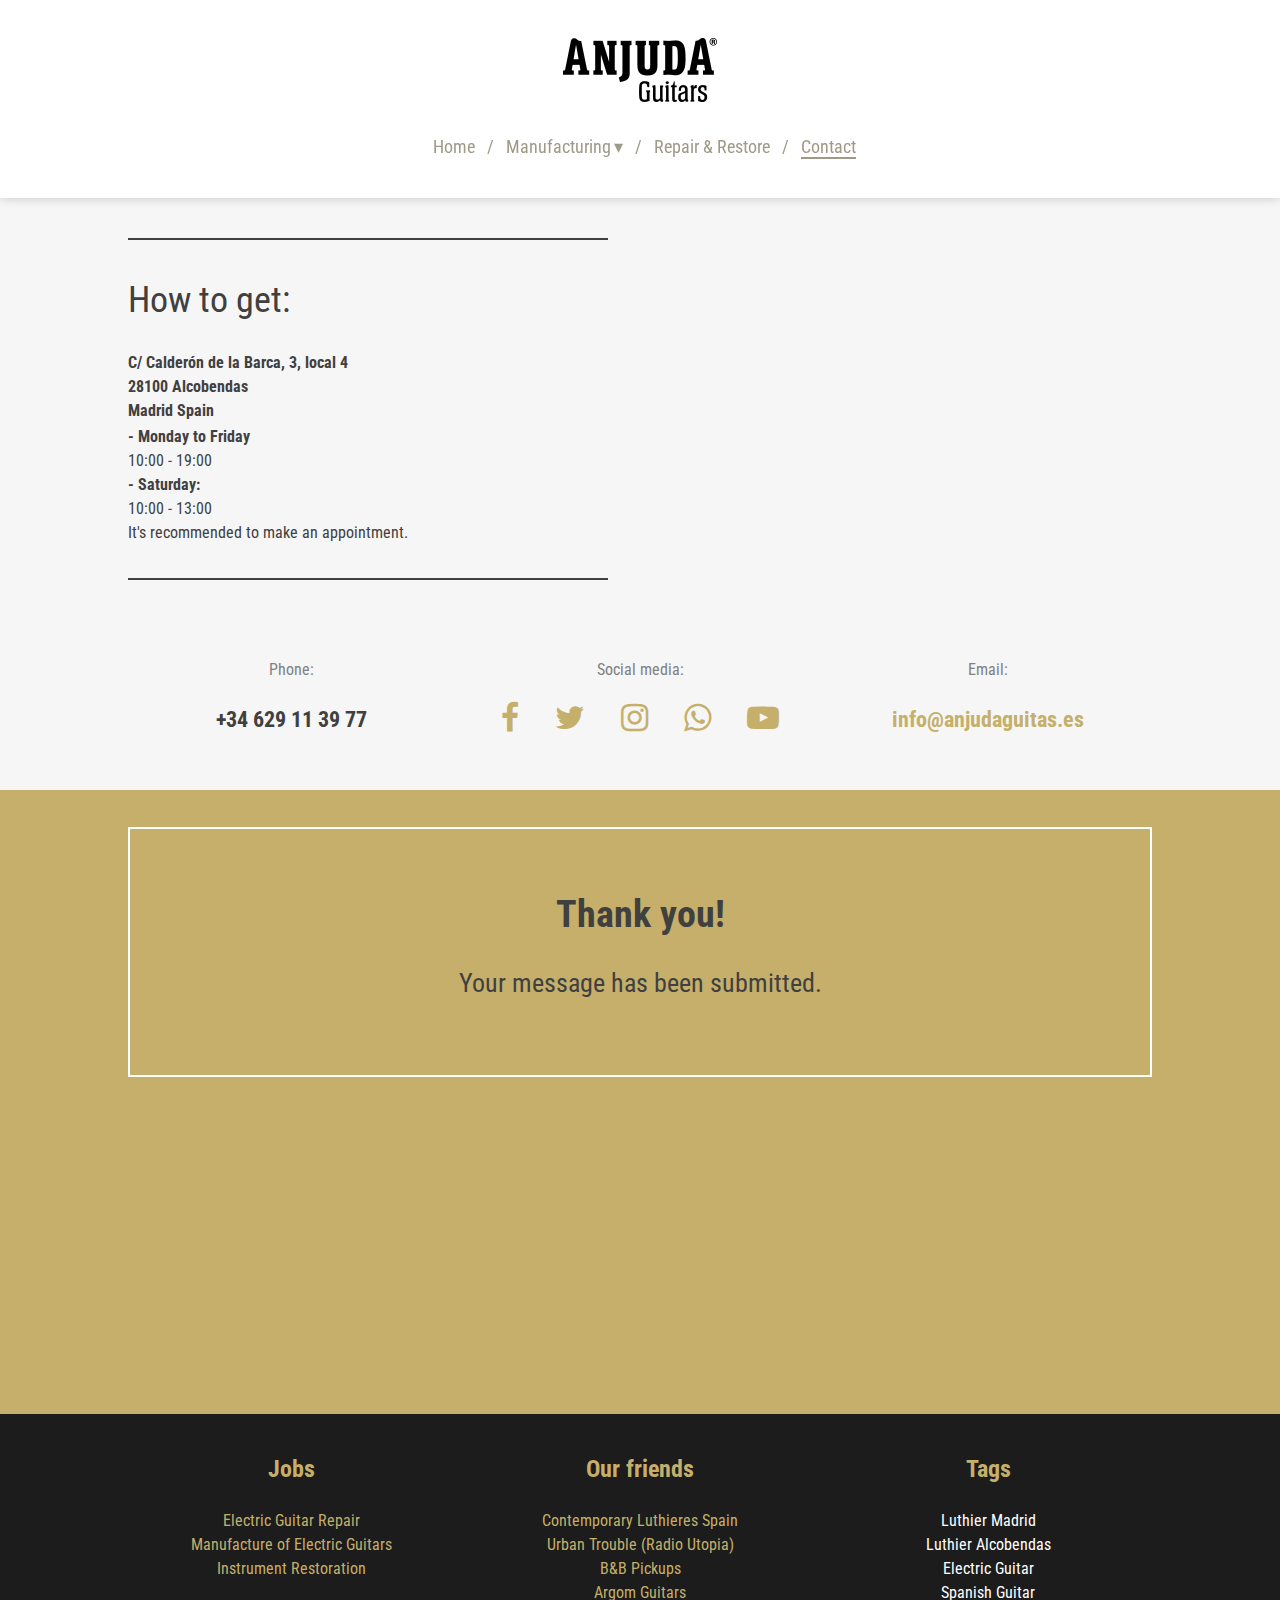
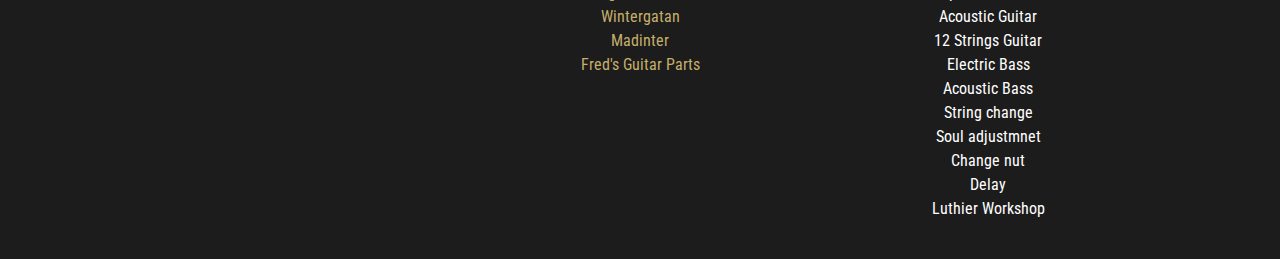
<file: sites/form-submitted.html>
<!DOCTYPE html>
<html lang="en">
<head>
    <meta charset="UTF-8">
    <meta http-equiv="X-UA-Compatible" content="IE=edge">
    <meta name="viewport" content="width=device-width, initial-scale=1.0">
    <link rel="stylesheet" href="../css/general.css">
    <link rel="stylesheet" href="../css/contact.css">
    <link rel="stylesheet" href="../css/form-submitted.css">
    <link rel="stylesheet" href="https://cdnjs.cloudflare.com/ajax/libs/font-awesome/4.7.0/css/font-awesome.min.css">
    <link rel="shortcut icon" href="../img/favicon/16x16.png" type="image/x-icon">
    <title>Anjuda Guitars Luthier | Inicio - Luthier en Madrid</title>
</head>
<body>


    <header class="navbar bg-white">

        <div class="container flex-header">

            <div>
                <img src="../img/main-logo-210x64.png" alt="Anjuda Guitars Logo">
            </div>

            <nav class="menu">
                <a href="../index.html">Home</a>
                <span class="separator">&sol;</span>
                <div class="submenu-box">
                    <a class="submenu-btn" href="">Manufacturing<span id="down_arrow" style="margin-left: 3px;">&dtrif;</span></a>
                    <nav class="submenu">
                        <a href="../sites/master-builder.html">Master Builder</a>
                        <a href="../sites/custom-shop.html">Custom Shop</a>
                    </nav>
                </div>
                <span class="separator">&sol;</span>
                <a href="../sites/repair-restore.html">Repair & Restore</a>
                <span class="separator">&sol;</span>
                <a class="active" href="../sites/contact.html">Contact</a>
            </nav>

        </div>

    </header>


    <main>

        
        <section class="contact-location">

            <div class="container flex">

                <div class="contact-location__block">
                    <h2 class="h2-styled">How to get:</h2>
                    <ul class="lead">
                        <li>C/ Calderón de la Barca, 3, local 4</li>
                        <li>28100 Alcobendas</li>
                        <li>Madrid Spain</li>
                    </ul>
                    <ul>
                        <li class="b">- Monday to Friday</li>
                        <li>10:00 - 19:00</li>
                        <li class="b">- Saturday:</li>
                        <li>10:00 - 13:00</li>
                        <li>It's recommended to make an appointment.</li>
                    </ul>
                </div>

                <div class="contact-location__frame">
                    <iframe src="https://www.google.com/maps/embed?pb=!1m18!1m12!1m3!1d3031.742270553175!2d-3.6508077842910636!3d40.5472828556125!2m3!1f0!2f0!3f0!3m2!1i1024!2i768!4f13.1!3m3!1m2!1s0xd422cf2fd5b9967%3A0xa7e29fe63d2ad9d2!2sAnjuda%20Guitars%20Luthier!5e0!3m2!1sen!2ses!4v1625374715033!5m2!1sen!2ses" allowfullscreen="" loading="lazy"></iframe>
                </div>

            </div>

        </section>

        <span class="anchor" id="thanks"></span>

        <section class="contact-contact bg-light">

            <div class="container flex">

                <div class="contact-contact__block">
                    <h4>Phone:</h4>
                    <p>+34 629 11 39 77</p>
                </div>
                <div class="contact-contact__block">
                    <h4 class="media-header">Social media:</h4>
                    <div class="media-logos">
                        <a href="https://www.facebook.com/anjudaguitars" class="icons"><i class="fa fa-facebook-f"></i></a>
                        <a href="https://twitter.com/anjudaguitars" class="icons"><i class="fa fa-twitter"></i></a>
                        <a href="https://www.instagram.com/anjudaguitars" class="icons"><i class="fa fa-instagram"></i></a>
                        <a href="https://web.whatsapp.com" class="icons"><i class="fa fa-whatsapp"></i></a>
                        <a href="https://www.youtube.com/channel/UCewi-n7n5JCm03wlqbHP5Og" class="icons"><i class="fa fa-youtube-play"></i></a>
                    </div>
                </div>
                <div class="contact-contact__block contact-contact__block--email">
                    <h4>Email:</h4>
                    <a href="mailto:info@anjudaguitars.es">info@anjudaguitas.es</a>
                </div>

            </div>

        </section>
        
        <section class="contact-form bg-medium">

            <div class="container flex">
                <div class="contact-form__block--text">
                    <p>If you want to see our luthier, we recommend calling before coming. Or leave a message on WhatsApp or Facebook.</p>
                    <p>If you have any questions, fill in the following form and we will answer you shortly.</p>
                    <p>I hope we can work together soon!</p>
                </div>
                <div class="contact-form__block--form">
                    <form action="../php/action2.php" method="POST">
                        <h2>send us a message</h2>
                        <label for="subject">Subject</label>
                        <input type="text" id="subject" name="subject" value="" autofocus required>
                        <label for="name">Name</label>
                        <input type="text" id="name" name="name" value="" required>
                        <label for="email">Email</label>
                        <input type="email" id="email" name="email" value="" required>
                        <label for="phone">Phone</label>
                        <input type="tel" name="phone" id="phone">
                        <label for="message">Message</label>
                        <textarea id="message" name="message" cols="30" rows="10" required></textarea>
                        <input type="submit" value="Submit">
                    </form>
                </div>
                <div class="contact-form__block--submmited container">
                    <h2>Thank you!</h2>
                    <p>Your message has been submitted.</p>
                </div>
            </div>

        </section>

        <footer class="home-footer bg-dark">

            <div class="container flex">

                <div class="home-footer__block">
                    <h2>Jobs</h2>
                    <ul>
                        <li><a href="sites/repair_restore.html">Electric Guitar Repair</a></li>
                        <li><a href="sites/custom_shop.html">Manufacture of Electric Guitars</a></li>
                        <li><a href="sites/repair_restore.html">Instrument Restoration</a></li>
                    </ul>
                </div>
                <div class="home-footer__block">
                    <h2>Our friends</h2>
                    <ul>
                        <li><a href="https://luthierescontemporaneos.com/">Contemporary Luthieres Spain</a></li>
                        <a href="https://www.radioutopia.org.es/trovador-urbano/">Urban Trouble (Radio Utopia)</a>
                        <li><a href="https://www.bandbpickups.com/">B&B Pickups</a></li>
                        <li><a href="https://www.argomguitar.com/">Argom Guitars</a></li>
                        <li><a href="https://wintergatan.net/">Wintergatan</a></li>
                        <li><a href="https://www.madinter.com/es/">Madinter</a></li>
                        <li><a href="https://www.fredguitar.com/fr/">Fred's Guitar Parts</a></li>
                    </ul>
                </div>
                <div class="home-footer__block">
                    <h2>Tags</h2>
                    <ul>
                        <li>Luthier Madrid</li>
                        <li>Luthier Alcobendas</li>
                        <li>Electric Guitar</li>
                        <li>Spanish Guitar</li>
                        <li>Acoustic Guitar</li>
                        <li>12 Strings Guitar</li>
                        <li>Electric Bass</li>
                        <li>Acoustic Bass</li>
                        <li>String change</li>
                        <li>Soul adjustmnet</li>
                        <li>Change nut</li>
                        <li>Delay</li>
                        <li>Luthier Workshop</li>
                    </ul>
                </div>

            </div>

        </footer>


    </main>


</body>
</html>
</file>
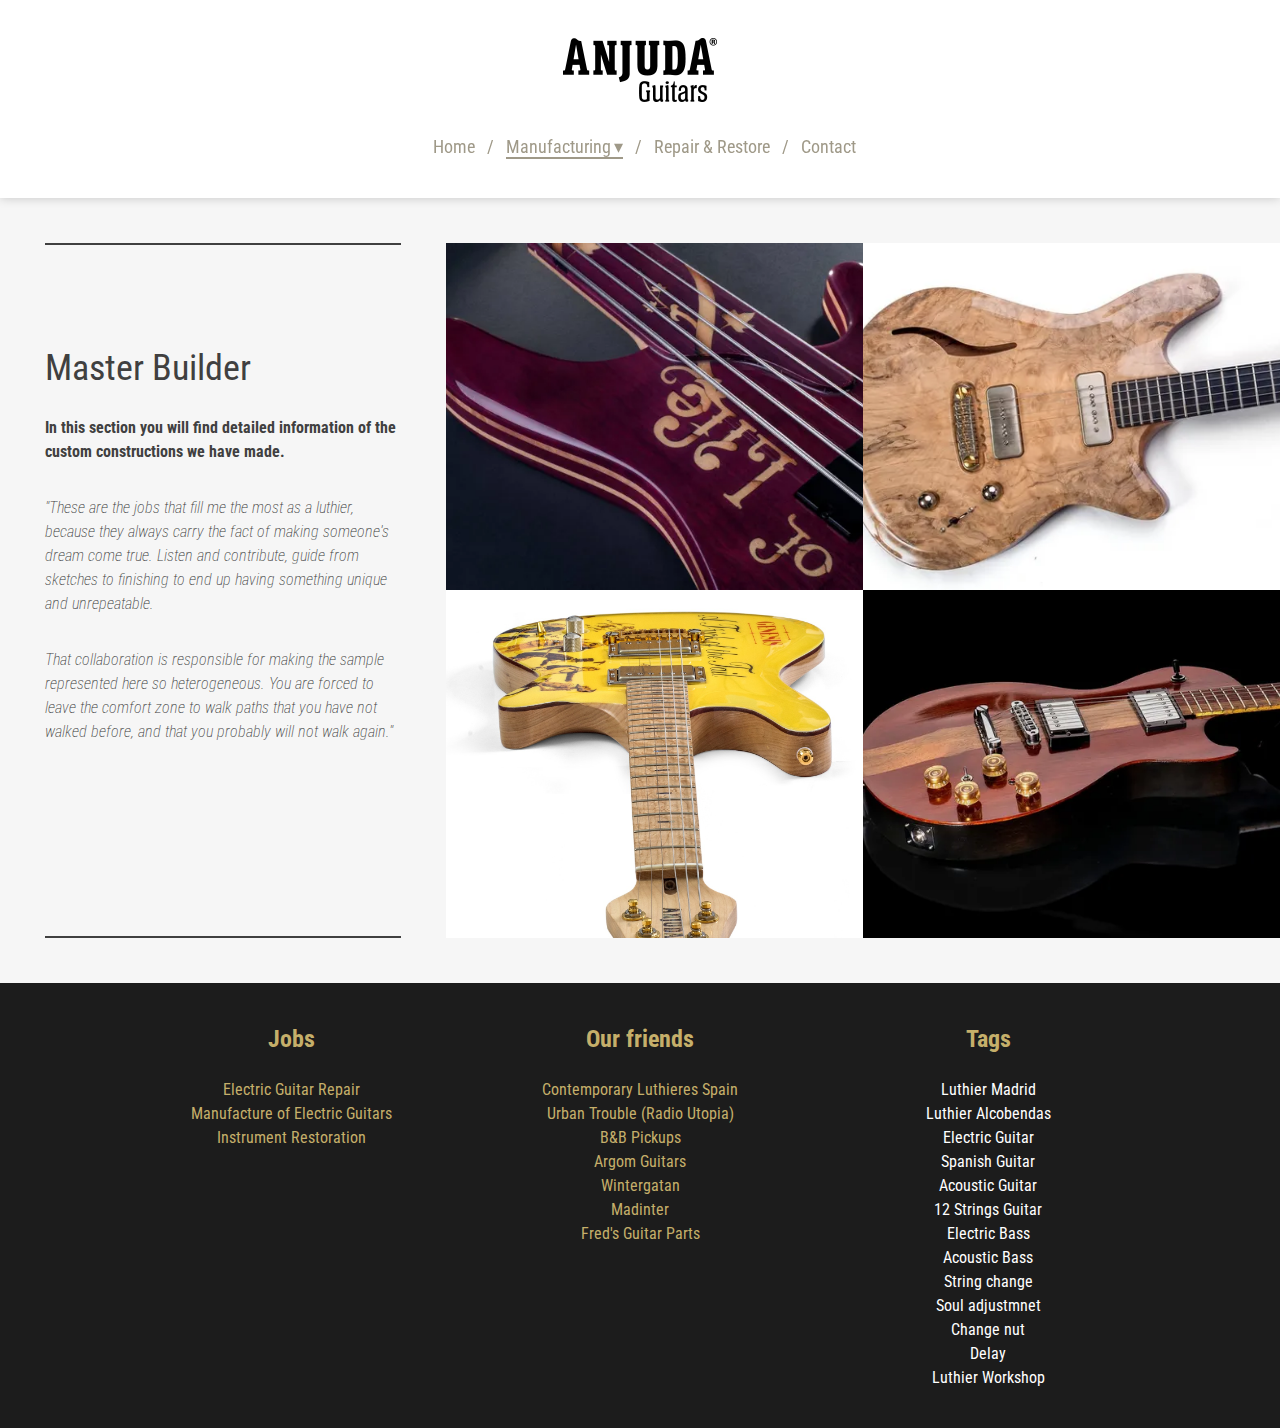
<file: sites/master-builder.html>
<!DOCTYPE html>
<html lang="en">
<head>
    <meta charset="UTF-8">
    <meta http-equiv="X-UA-Compatible" content="IE=edge">
    <meta name="viewport" content="width=device-width, initial-scale=1.0">
    <link rel="stylesheet" href="../css/general.css">
    <link rel="stylesheet" href="../css/master-builder.css">
    <link rel="stylesheet" href="https://cdnjs.cloudflare.com/ajax/libs/font-awesome/4.7.0/css/font-awesome.min.css">
    <link rel="shortcut icon" href="../img/favicon/16x16.png" type="image/x-icon">
    <title>Anjuda Guitars Luthier | Inicio - Luthier en Madrid</title>
</head>
<body>


    <header class="navbar bg-white">

        <div class="container container--btn flex-header">

            <div>
                <img src="../img/main-logo-210x64.png" alt="Anjuda Guitars Logo">
            </div>

            <nav class="menu">
                <a href="../index.html">Home</a>
                <span class="separator">&sol;</span>
                <div class="submenu-box">
                    <a class="active submenu-btn" href="">Manufacturing<span id="down_arrow" style="margin-left: 3px;">&dtrif;</span></a>
                    <nav class="submenu">
                        <a href="">Master Builder</a>
                        <a href="../sites/custom-shop.html">Custom Shop</a>
                    </nav>
                </div>
                <span class="separator">&sol;</span>
                <a href="../sites/repair-restore.html">Repair & Restore</a>
                <span class="separator">&sol;</span>
                <a href="../sites/contact.html">Contact</a>
            </nav>

        </div>

    </header>


    <main>

        
        <section class="master-builder">

            <div class="bg-light grid">

                <div class="container grid__item1">
                    <h2 class="h2-styled">Master Builder</h2>
                    <p class="lead">In this section you will find detailed information of the custom constructions we have made.</p>
                    <p class="q">"These are the jobs that fill me the most as a luthier, because they always carry the fact of making someone's dream come true. Listen and contribute, guide from sketches to finishing to end up having something unique and unrepeatable.</p>
                    <p class="q">That collaboration is responsible for making the sample represented here so heterogeneous. You are forced to leave the comfort zone to walk paths that you have not walked before, and that you probably will not walk again."</p>
                </div>
            
                <div class="grid__item2 item-flex bg-img">
                    <a class="btn" href="../sites/orgy-of-life.html">see more</a>
                </div>
                <div class="grid__item3 item-flex bg-img">
                    <a class="btn" href="../sites/ame.html">see more</a>
                </div>
                <div class="grid__item4 item-flex bg-img">
                    <a class="btn" href="../sites/tonita.html">see more</a>
                </div>
                <div class="grid__item5 item-flex bg-img">
                    <a class="btn" href="../sites/a-trick-to-the-tail.html">see more</a>
                </div>

            </div>

        </section>

        <footer class="home-footer bg-dark">

            <div class="container flex">

                <div class="home-footer__block">
                    <h2>Jobs</h2>
                    <ul>
                        <li><a href="sites/repair_restore.html">Electric Guitar Repair</a></li>
                        <li><a href="sites/custom_shop.html">Manufacture of Electric Guitars</a></li>
                        <li><a href="sites/repair_restore.html">Instrument Restoration</a></li>
                    </ul>
                </div>
                <div class="home-footer__block">
                    <h2>Our friends</h2>
                    <ul>
                        <li><a href="https://luthierescontemporaneos.com/">Contemporary Luthieres Spain</a></li>
                        <a href="https://www.radioutopia.org.es/trovador-urbano/">Urban Trouble (Radio Utopia)</a>
                        <li><a href="https://www.bandbpickups.com/">B&B Pickups</a></li>
                        <li><a href="https://www.argomguitar.com/">Argom Guitars</a></li>
                        <li><a href="https://wintergatan.net/">Wintergatan</a></li>
                        <li><a href="https://www.madinter.com/es/">Madinter</a></li>
                        <li><a href="https://www.fredguitar.com/fr/">Fred's Guitar Parts</a></li>
                    </ul>
                </div>
                <div class="home-footer__block">
                    <h2>Tags</h2>
                    <ul>
                        <li>Luthier Madrid</li>
                        <li>Luthier Alcobendas</li>
                        <li>Electric Guitar</li>
                        <li>Spanish Guitar</li>
                        <li>Acoustic Guitar</li>
                        <li>12 Strings Guitar</li>
                        <li>Electric Bass</li>
                        <li>Acoustic Bass</li>
                        <li>String change</li>
                        <li>Soul adjustmnet</li>
                        <li>Change nut</li>
                        <li>Delay</li>
                        <li>Luthier Workshop</li>
                    </ul>
                </div>

            </div>

        </footer>


    </main>


</body>
</html>
</file>
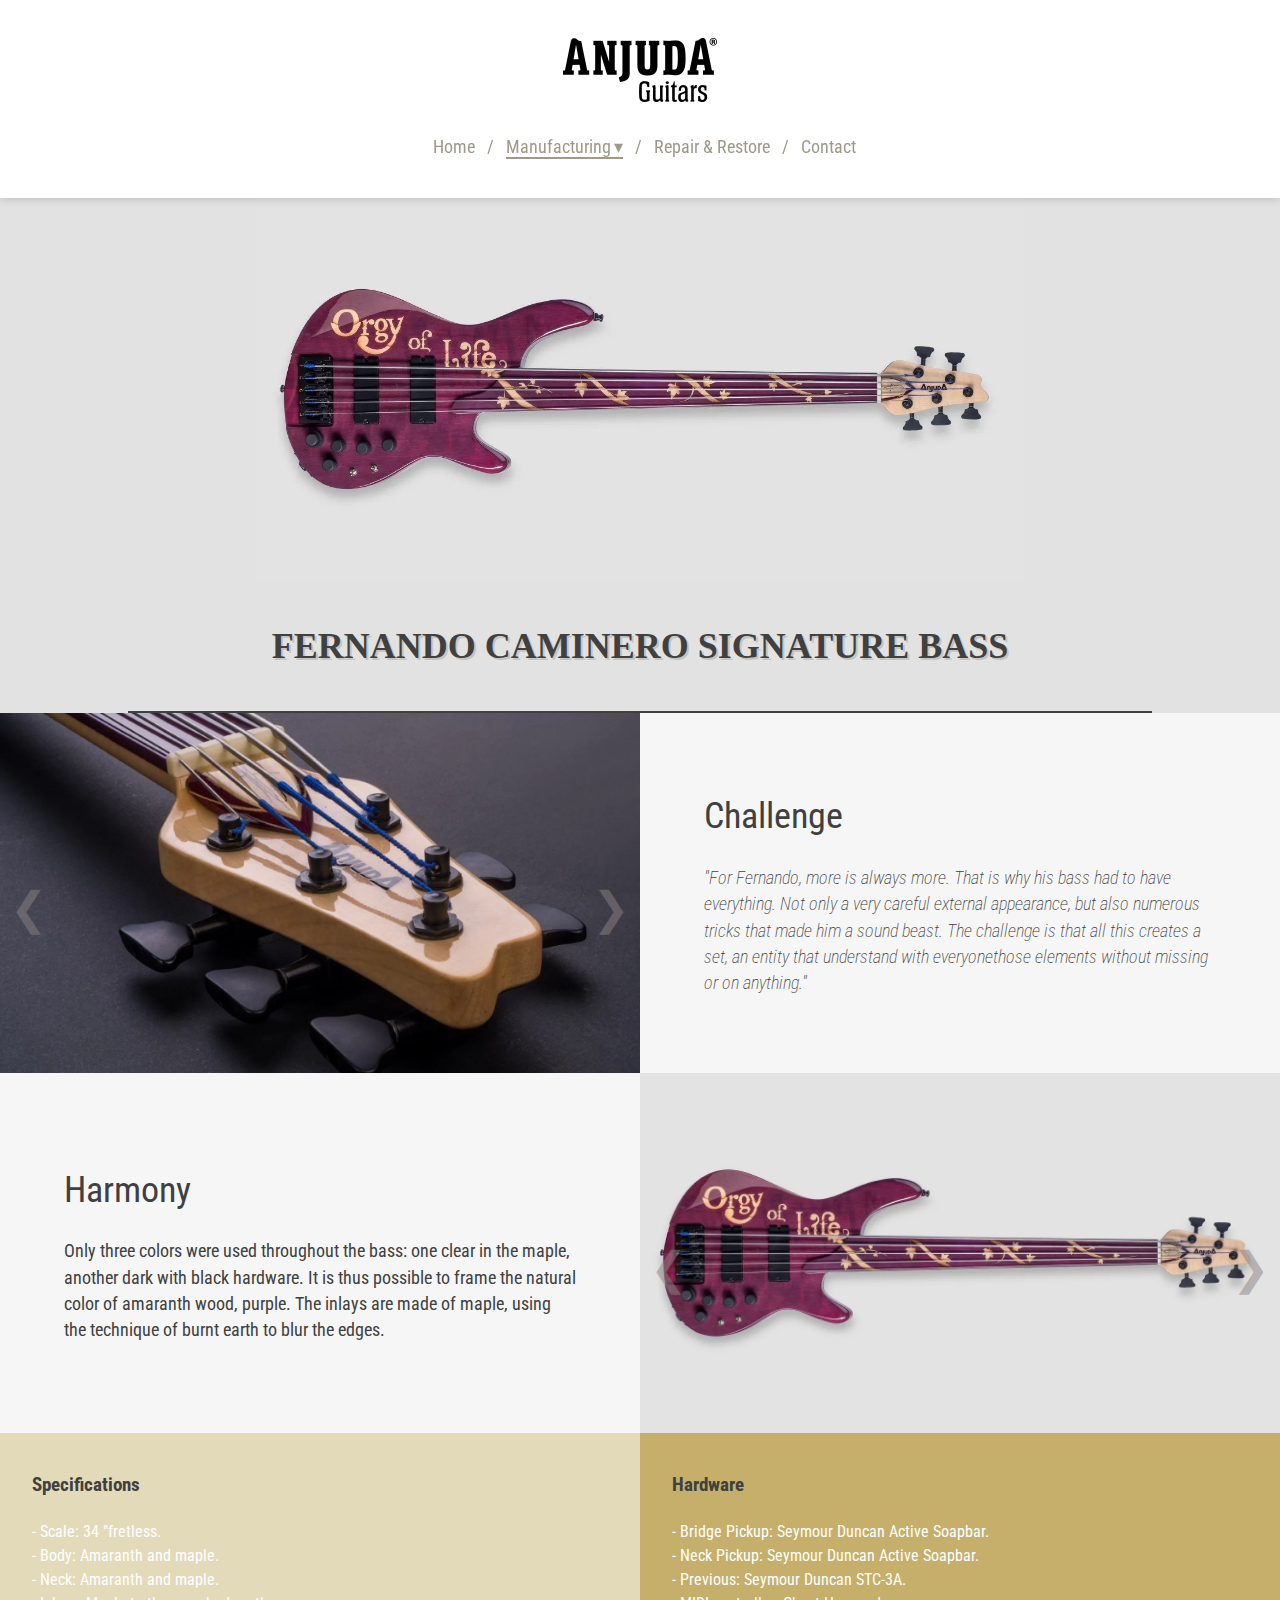
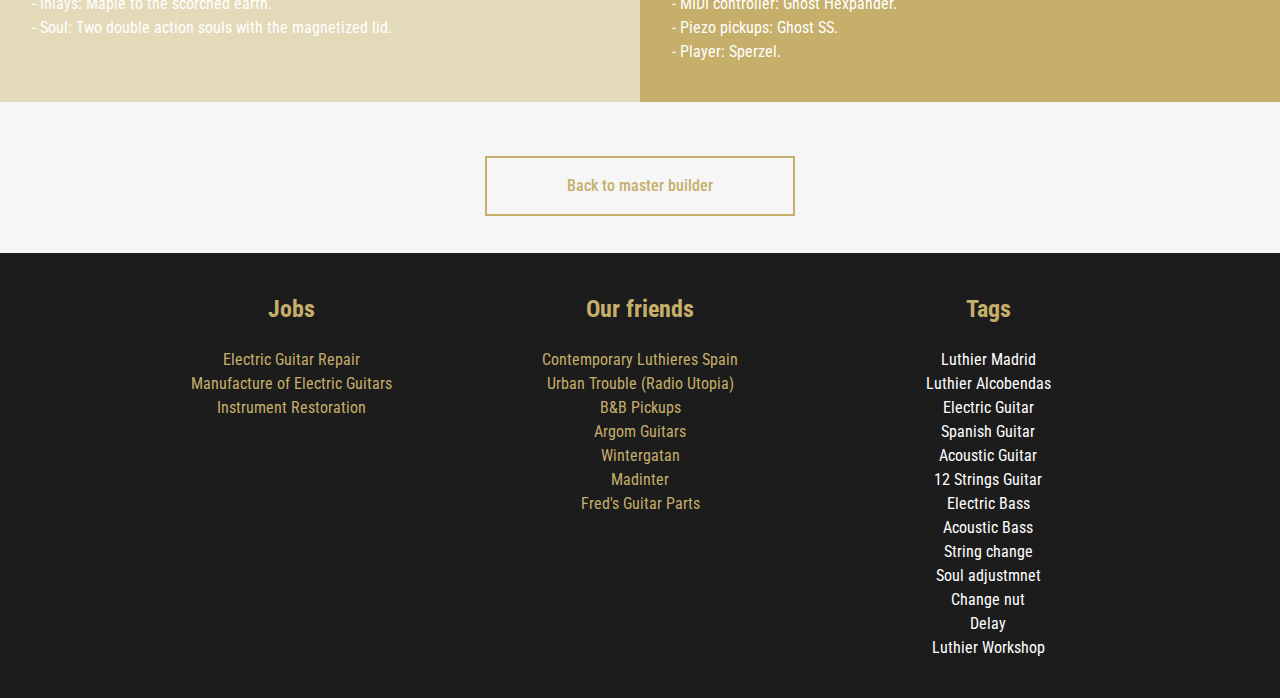
<file: sites/orgy-of-life.html>
<!DOCTYPE html>
<html lang="en">
<head>
    <meta charset="UTF-8">
    <meta http-equiv="X-UA-Compatible" content="IE=edge">
    <meta name="viewport" content="width=device-width, initial-scale=1.0">
    <link rel="stylesheet" href="../css/general.css">
    <link rel="stylesheet" href="../css/master-works.css">
    <link rel="stylesheet" href="https://cdnjs.cloudflare.com/ajax/libs/font-awesome/4.7.0/css/font-awesome.min.css">
    <link rel="shortcut icon" href="../img/favicon/16x16.png" type="image/x-icon">
    <title>Anjuda Guitars Luthier | Inicio - Luthier en Madrid</title>
</head>
<body>


    <header class="navbar bg-white">

        <div class="container container--btn flex-header">

            <div>
                <img src="../img/main-logo-210x64.png" alt="Anjuda Guitars Logo">
            </div>

            <nav class="menu">
                <a href="../index.html">Home</a>
                <span class="separator">&sol;</span>
                <div class="submenu-box">
                    <a class="active submenu-btn" href="">Manufacturing<span id="down_arrow" style="margin-left: 3px;">&dtrif;</span></a>
                    <nav class="submenu">
                        <a href="../sites/master-builder.html">Master Builder</a>
                        <a href="../sites/custom-shop.html">Custom Shop</a>
                    </nav>
                </div>
                <span class="separator">&sol;</span>
                <a href="../sites/repair-restore.html">Repair & Restore</a>
                <span class="separator">&sol;</span>
                <a href="../sites/contact.html">Contact</a>
            </nav>

        </div>

    </header>


    <main>

        
        <section class="master-hero">

            <div class="master-hero__img bg-img" style="
                background-image: url(../img/orgy/orgy-headline.webp);
                background-color: rgba(226,226,226,1);
            ">
            </div>
            <div class="master-hero__title" style="background-color: rgba(226,226,226,1);">
                <h2 class="container">FERNANDO CAMINERO SIGNATURE BASS</h2>
            </div>

        </section>

        <section class="master-about">

            <div class="grid">

                <div class="grid__item1">
                    <img class="imageSlider1" src="../img/orgy/orgy1.webp">
                    <img class="imageSlider1" src="../img/orgy/orgy2.webp">
                    <img class="imageSlider1" src="../img/orgy/orgy3.webp">
                    <a class="prev" onclick="plusSlides1(-1)">&#10094;</a>
                    <a class="next" onclick="plusSlides1(1)">&#10095;</a>
                </div>
                <div class="grid__item2 container">
                    <div class="grid__item__text">
                        <h2 class="h2-styled">Challenge</h2>
                        <p class="q">"For Fernando, more is always more. That is why his bass had to have everything. Not only a very careful external appearance, but also numerous tricks that made him a sound beast. The challenge is that all this creates a set, an entity that understand with everyonethose elements without missing or on anything."</p>
                    </div>
                </div>
                <div class="grid__item3">
                    <img class="imageSlider2" src="../img/orgy/orgy4.webp">
                    <img class="imageSlider2" src="../img/orgy/orgy5.webp">
                    <img class="imageSlider2" src="../img/orgy/orgy6.webp">
                    <a class="prev" onclick="plusSlides2(-1)">&#10094;</a>
                    <a class="next" onclick="plusSlides2(1)">&#10095;</a>
                </div>
                <div class="grid__item4 container">
                    <div class="grid__item__text">
                        <h2 class="h2-styled">Harmony</h2>
                        <p>Only three colors were used throughout the bass: one clear in the maple, another dark with black hardware. It is thus possible to frame the natural color of amaranth wood, purple. The inlays are made of maple, using the technique of burnt earth to blur the edges.</p>
                    </div>
                </div>

            </div>

        </section>

        <section class="master-specs">

                <div class="master-specs__block--specifications container">
                    <h3>Specifications</h3>
                    <ul>
                        <li>- Scale: 34 "fretless.</li>
                        <li>- Body: Amaranth and maple.</li>
                        <li>- Neck: Amaranth and maple.</li>
                        <li>- Inlays: Maple to the scorched earth.</li>
                        <li>- Soul: Two double action souls with the magnetized lid.</li>
                    </ul>
                </div>
                <div class="master-specs__block--hardware container">
                    <h3>Hardware</h3>
                    <ul>
                        <li>- Bridge Pickup: Seymour Duncan Active Soapbar.</li>
                        <li>- Neck Pickup: Seymour Duncan Active Soapbar.</li>
                        <li>- Previous: Seymour Duncan STC-3A.</li>
                        <li>- MIDI controller: Ghost Hexpander.</li>
                        <li>- Piezo pickups: Ghost SS.</li>
                        <li>- Player: Sperzel.</li>
                    </ul>
                </div>
                    
        </section>

        <section class="master-btn">

            <div class="container">

                <a class="btn" href="../sites/master-builder.html">Back to master builder</a>

            </div>

        </section>
        
        <footer class="home-footer bg-dark">

            <div class="container flex">

                <div class="home-footer__block">
                    <h2>Jobs</h2>
                    <ul>
                        <li><a href="sites/repair_restore.html">Electric Guitar Repair</a></li>
                        <li><a href="sites/custom_shop.html">Manufacture of Electric Guitars</a></li>
                        <li><a href="sites/repair_restore.html">Instrument Restoration</a></li>
                    </ul>
                </div>
                <div class="home-footer__block">
                    <h2>Our friends</h2>
                    <ul>
                        <li><a href="https://luthierescontemporaneos.com/">Contemporary Luthieres Spain</a></li>
                        <a href="https://www.radioutopia.org.es/trovador-urbano/">Urban Trouble (Radio Utopia)</a>
                        <li><a href="https://www.bandbpickups.com/">B&B Pickups</a></li>
                        <li><a href="https://www.argomguitar.com/">Argom Guitars</a></li>
                        <li><a href="https://wintergatan.net/">Wintergatan</a></li>
                        <li><a href="https://www.madinter.com/es/">Madinter</a></li>
                        <li><a href="https://www.fredguitar.com/fr/">Fred's Guitar Parts</a></li>
                    </ul>
                </div>
                <div class="home-footer__block">
                    <h2>Tags</h2>
                    <ul>
                        <li>Luthier Madrid</li>
                        <li>Luthier Alcobendas</li>
                        <li>Electric Guitar</li>
                        <li>Spanish Guitar</li>
                        <li>Acoustic Guitar</li>
                        <li>12 Strings Guitar</li>
                        <li>Electric Bass</li>
                        <li>Acoustic Bass</li>
                        <li>String change</li>
                        <li>Soul adjustmnet</li>
                        <li>Change nut</li>
                        <li>Delay</li>
                        <li>Luthier Workshop</li>
                    </ul>
                </div>

            </div>

        </footer>


    </main>

    <script src="../js/image-slider.js"></script>

</body>
</html>
</file>
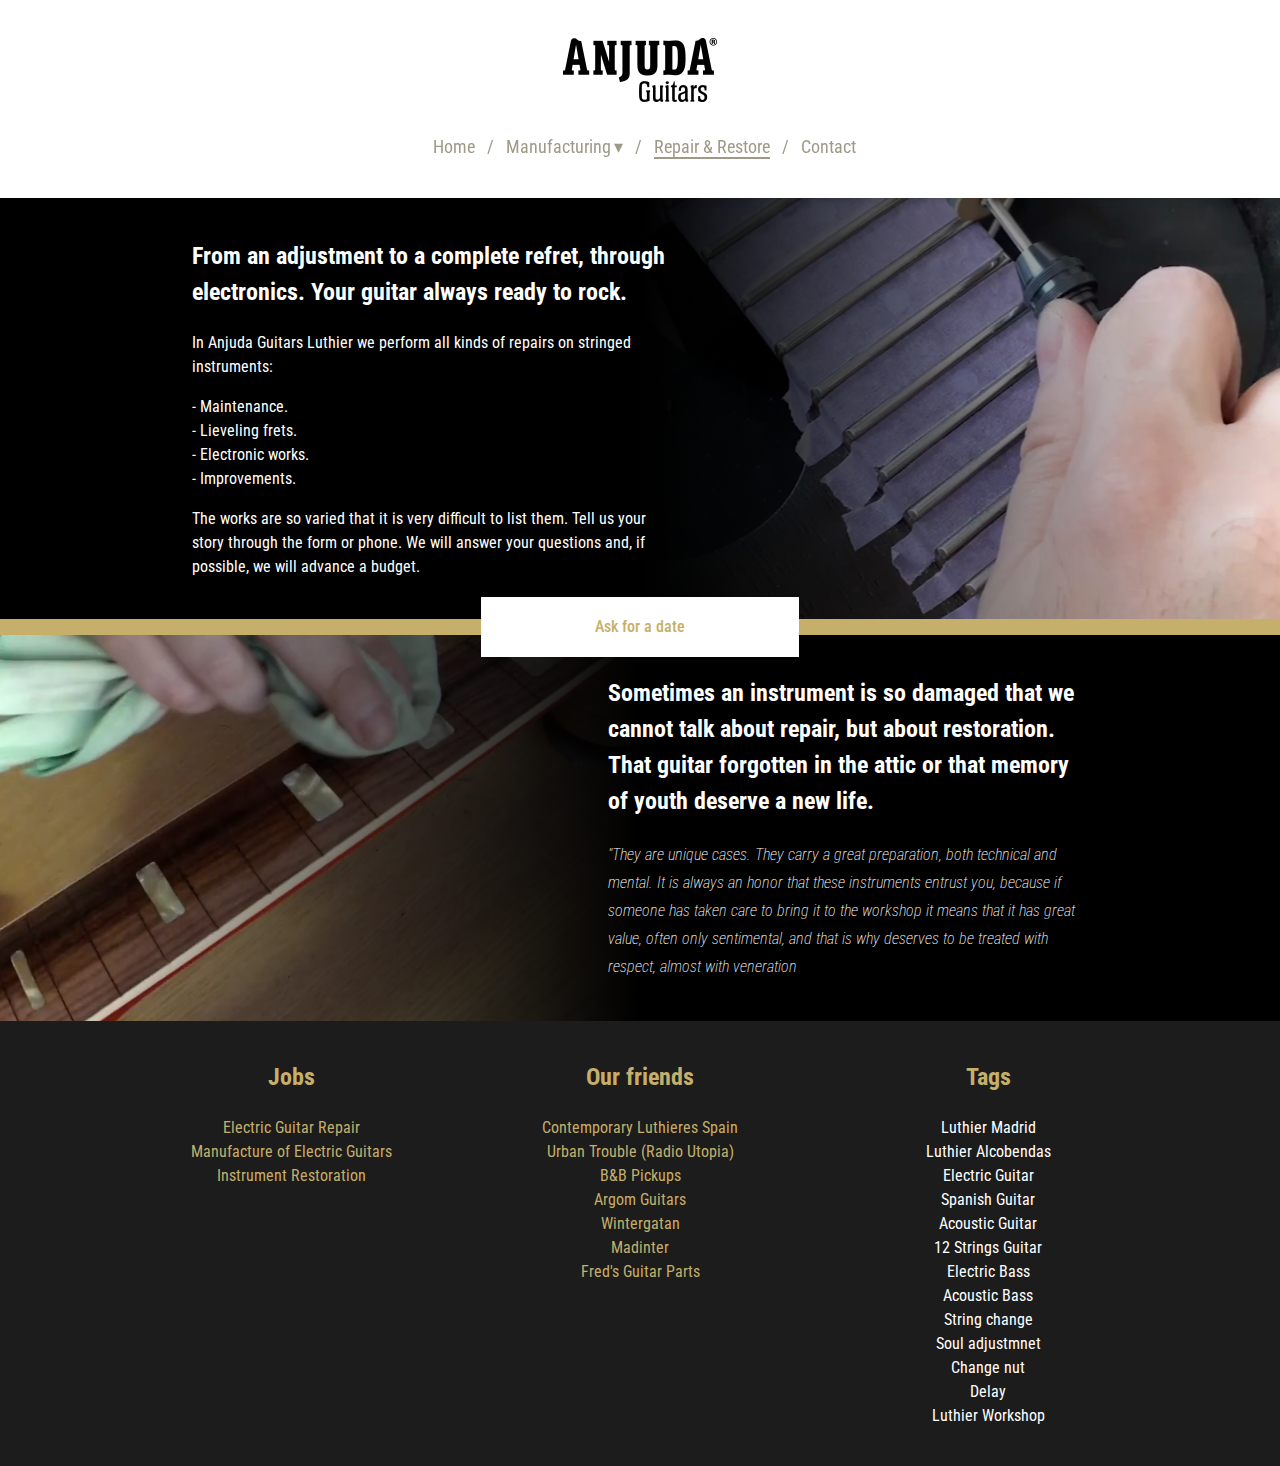
<file: sites/repair-restore.html>
<!DOCTYPE html>
<html lang="en">
<head>
    <meta charset="UTF-8">
    <meta http-equiv="X-UA-Compatible" content="IE=edge">
    <meta name="viewport" content="width=device-width, initial-scale=1.0">
    <link rel="stylesheet" href="../css/general.css">
    <link rel="stylesheet" href="../css/repair-restore.css">
    <link rel="stylesheet" href="https://cdnjs.cloudflare.com/ajax/libs/font-awesome/4.7.0/css/font-awesome.min.css">
    <link rel="shortcut icon" href="../img/favicon/16x16.png" type="image/x-icon">
    <title>Anjuda Guitars Luthier | Inicio - Luthier en Madrid</title>
</head>
<body>


    <header class="navbar bg-white">

        <div class="container flex-header">

            <div>
                <img src="../img/main-logo-210x64.png" alt="Anjuda Guitars Logo">
            </div>

            <nav class="menu">
                <a href="../index.html">Home</a>
                <span class="separator">&sol;</span>
                <div class="submenu-box">
                    <a class="submenu-btn" href="">Manufacturing<span id="down_arrow" style="margin-left: 3px;">&dtrif;</span></a>
                    <nav class="submenu">
                        <a href="../sites/master-builder.html">Master Builder</a>
                        <a href="../sites/custom-shop.html">Custom Shop</a>
                    </nav>
                </div>
                <span class="separator">&sol;</span>
                <a class="active" href="">Repair & Restore</a>
                <span class="separator">&sol;</span>
                <a href="../sites/contact.html">Contact</a>
            </nav>

        </div>

    </header>


    <main>

        
        <section class="repair-row bg-img">

            <div class="flex bg-shadow">

                <div class="container repair-restore__text">
                    <h2>From an adjustment to a complete refret, through electronics. Your guitar always ready to rock.</h2>
                    <p>In Anjuda Guitars Luthier we perform all kinds of repairs on stringed instruments:</p>
                    <ul>
                        <li>- Maintenance.</li>
                        <li>- Lieveling frets.</li>
                        <li>- Electronic works.</li>
                        <li>- Improvements.</li>
                    </ul>
                    <p>The works are so varied that it is very difficult to list them. Tell us your story through the form or phone. We will answer your questions and, if possible, we will advance a budget.</p>
                </div>

            </div>

        </section>

        <section class="date-row">

            <a href="" class="btn">Ask for a date</a>

        </section>

        <section class="restore-row bg-img">

            <div class="flex bg-shadow">

                <div class="container repair-restore__text">
                    <h2>Sometimes an instrument is so damaged that we cannot talk about repair, but about restoration. That guitar forgotten in the attic or that memory of youth deserve a new life.</h2>
                    <p class="q">"They are unique cases. They carry a great preparation, both technical and mental. It is always an honor that these instruments entrust you, because if someone has taken care to bring it to the workshop it means that it has great value, often only sentimental, and that is why deserves to be treated with respect, almost with veneration</p>
                </div>
                
            </div>

        </section>

        <footer class="home-footer bg-dark">

            <div class="container flex">

                <div class="home-footer__block">
                    <h2>Jobs</h2>
                    <ul>
                        <li><a href="sites/repair_restore.html">Electric Guitar Repair</a></li>
                        <li><a href="sites/custom_shop.html">Manufacture of Electric Guitars</a></li>
                        <li><a href="sites/repair_restore.html">Instrument Restoration</a></li>
                    </ul>
                </div>
                <div class="home-footer__block">
                    <h2>Our friends</h2>
                    <ul>
                        <li><a href="https://luthierescontemporaneos.com/">Contemporary Luthieres Spain</a></li>
                        <a href="https://www.radioutopia.org.es/trovador-urbano/">Urban Trouble (Radio Utopia)</a>
                        <li><a href="https://www.bandbpickups.com/">B&B Pickups</a></li>
                        <li><a href="https://www.argomguitar.com/">Argom Guitars</a></li>
                        <li><a href="https://wintergatan.net/">Wintergatan</a></li>
                        <li><a href="https://www.madinter.com/es/">Madinter</a></li>
                        <li><a href="https://www.fredguitar.com/fr/">Fred's Guitar Parts</a></li>
                    </ul>
                </div>
                <div class="home-footer__block">
                    <h2>Tags</h2>
                    <ul>
                        <li>Luthier Madrid</li>
                        <li>Luthier Alcobendas</li>
                        <li>Electric Guitar</li>
                        <li>Spanish Guitar</li>
                        <li>Acoustic Guitar</li>
                        <li>12 Strings Guitar</li>
                        <li>Electric Bass</li>
                        <li>Acoustic Bass</li>
                        <li>String change</li>
                        <li>Soul adjustmnet</li>
                        <li>Change nut</li>
                        <li>Delay</li>
                        <li>Luthier Workshop</li>
                    </ul>
                </div>

            </div>

        </footer>


    </main>


</body>
</html>
</file>
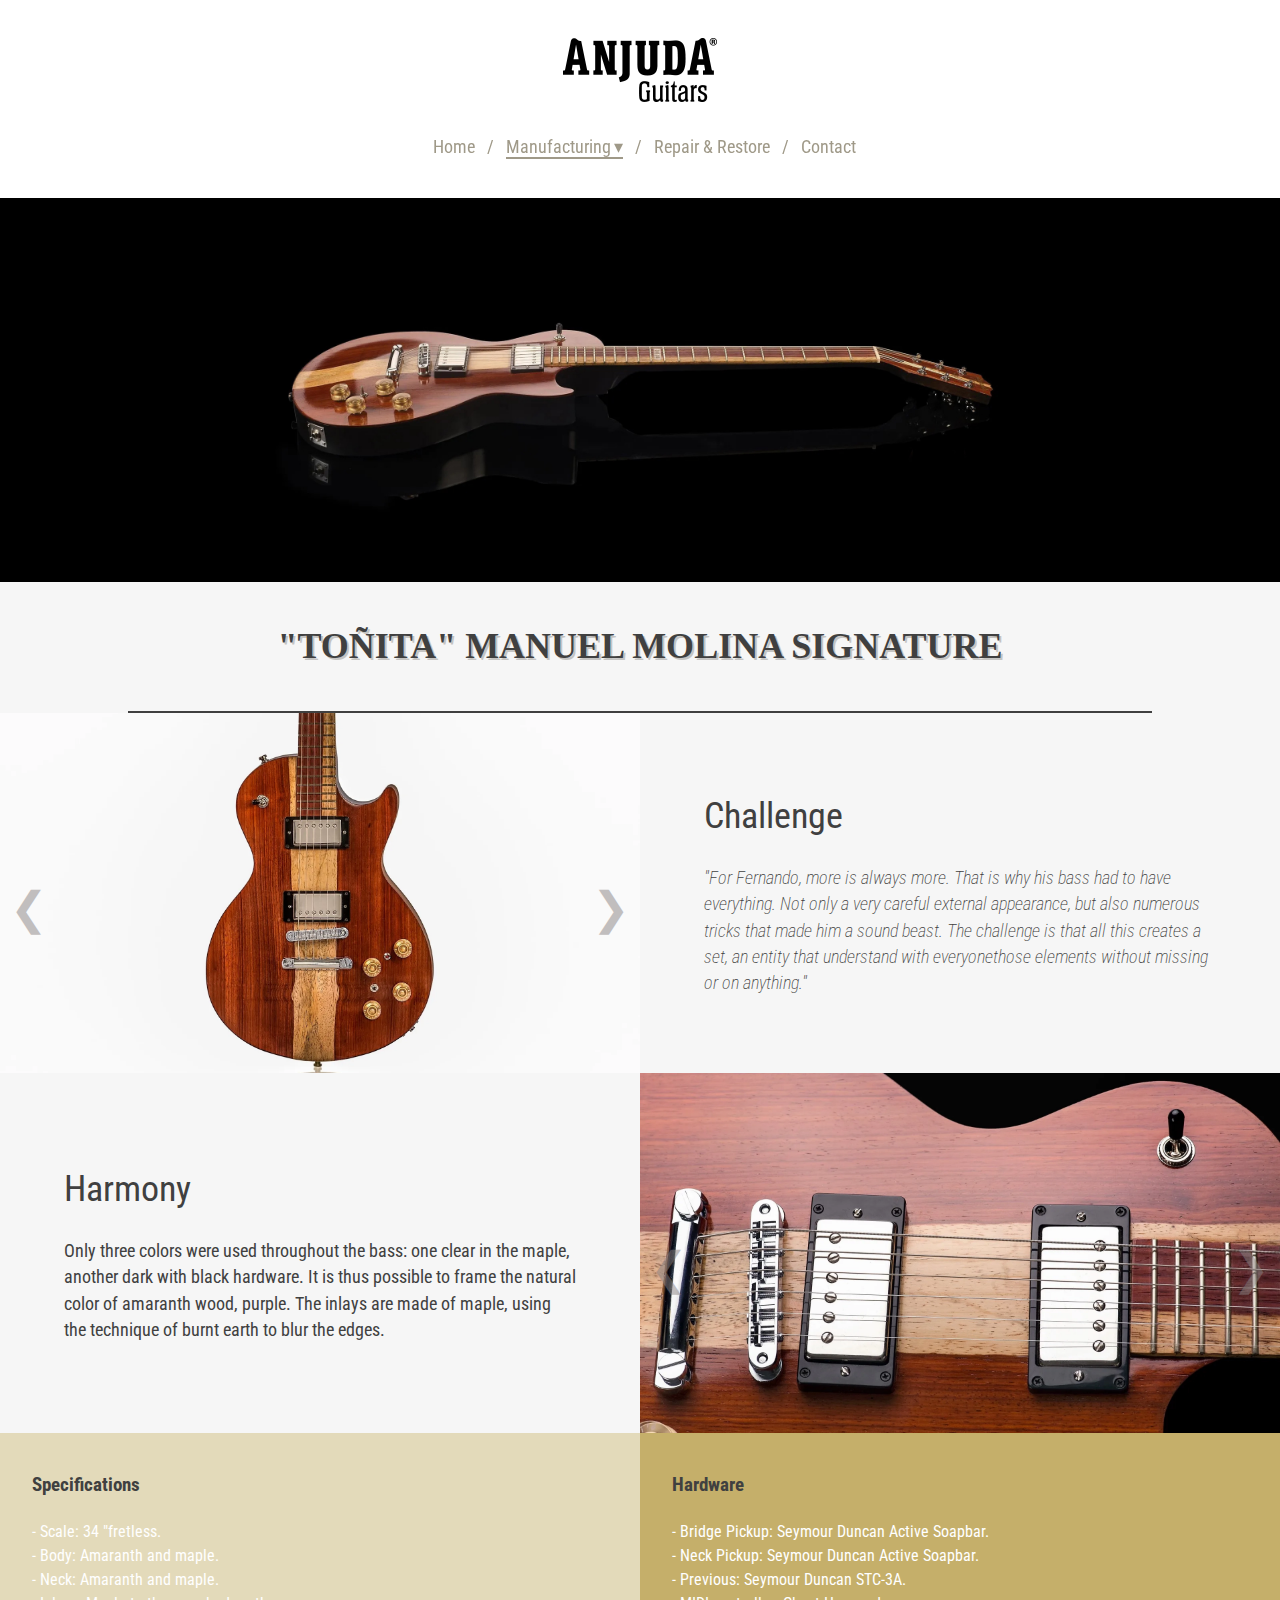
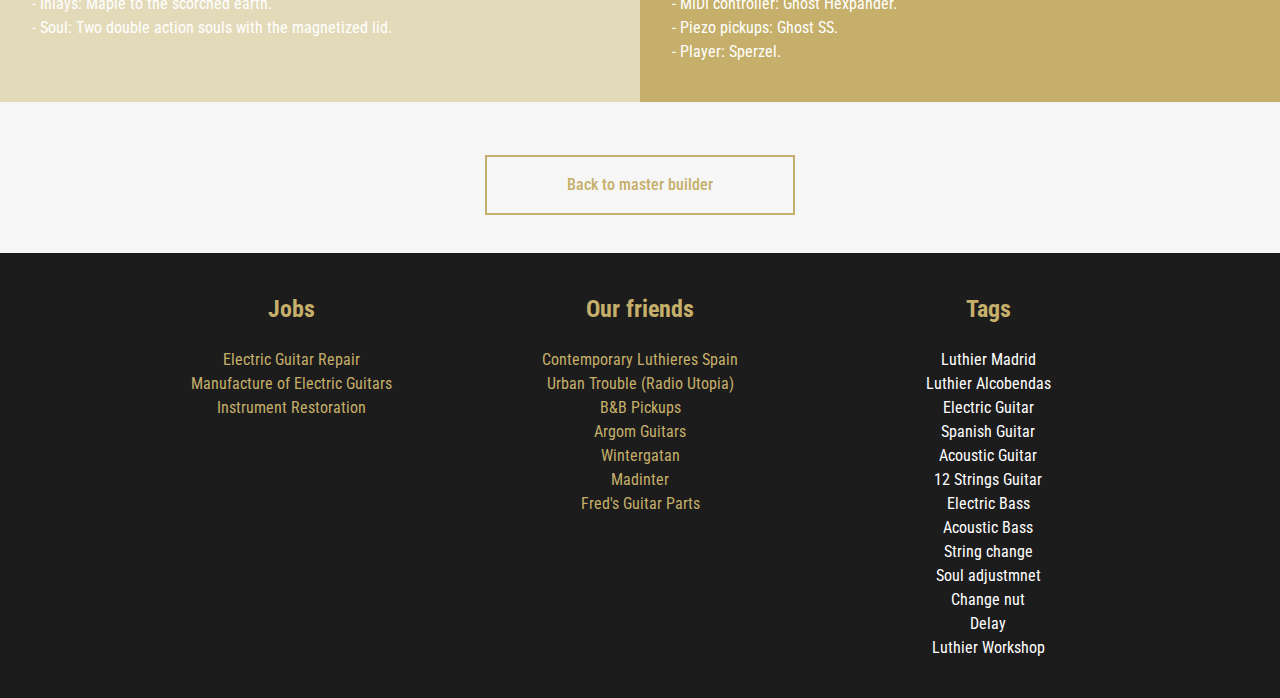
<file: sites/tonita.html>
<!DOCTYPE html>
<html lang="en">
<head>
    <meta charset="UTF-8">
    <meta http-equiv="X-UA-Compatible" content="IE=edge">
    <meta name="viewport" content="width=device-width, initial-scale=1.0">
    <link rel="stylesheet" href="../css/general.css">
    <link rel="stylesheet" href="../css/master-works.css">
    <link rel="stylesheet" href="https://cdnjs.cloudflare.com/ajax/libs/font-awesome/4.7.0/css/font-awesome.min.css">
    <link rel="shortcut icon" href="../img/favicon/16x16.png" type="image/x-icon">
    <title>Anjuda Guitars Luthier | Inicio - Luthier en Madrid</title>
</head>
<body>


    <header class="navbar bg-white">

        <div class="container container--btn flex-header">

            <div>
                <img src="../img/main-logo-210x64.png" alt="Anjuda Guitars Logo">
            </div>

            <nav class="menu">
                <a href="../index.html">Home</a>
                <span class="separator">&sol;</span>
                <div class="submenu-box">
                    <a class="active submenu-btn" href="">Manufacturing<span id="down_arrow" style="margin-left: 3px;">&dtrif;</span></a>
                    <nav class="submenu">
                        <a href="../sites/master-builder.html">Master Builder</a>
                        <a href="../sites/custom-shop.html">Custom Shop</a>
                    </nav>
                </div>
                <span class="separator">&sol;</span>
                <a href="../sites/repair-restore.html">Repair & Restore</a>
                <span class="separator">&sol;</span>
                <a href="../sites/contact.html">Contact</a>
            </nav>

        </div>

    </header>


    <main>

        
        <section class="master-hero">

            <div class="master-hero__img bg-img" style="
                background-image: url(../img/tonita/tonita-headline.jpg);
                background-color: black;
            "> 
            </div>
            <div class="master-hero__title">
                <h2 class="container">"TOÑITA" MANUEL MOLINA SIGNATURE</h2>
            </div>

        </section>
        
        <section class="master-about">

            <div class="grid">

                <div class="grid__item1">
                    <img class="imageSlider1" src="../img/tonita/tonita1.webp">
                    <img class="imageSlider1" src="../img/tonita/tonita2.webp">
                    <img class="imageSlider1" src="../img/tonita/tonita3.webp">
                    <a class="prev" onclick="plusSlides1(-1)">&#10094;</a>
                    <a class="next" onclick="plusSlides1(1)">&#10095;</a>
                </div>
                <div class="grid__item2 container">
                    <div class="grid__item__text">
                        <h2 class="h2-styled">Challenge</h2>
                        <p class="q">"For Fernando, more is always more. That is why his bass had to have everything. Not only a very careful external appearance, but also numerous tricks that made him a sound beast. The challenge is that all this creates a set, an entity that understand with everyonethose elements without missing or on anything."</p>
                    </div>
                </div>
                <div class="grid__item3">
                    <img class="imageSlider2" src="../img/tonita/tonita4.webp">
                    <img class="imageSlider2" src="../img/tonita/tonita5.webp">
                    <img class="imageSlider2" src="../img/tonita/tonita6.webp">
                    <a class="prev" onclick="plusSlides2(-1)">&#10094;</a>
                    <a class="next" onclick="plusSlides2(1)">&#10095;</a>
                </div>
                <div class="grid__item4 container">
                    <div class="grid__item__text">
                        <h2 class="h2-styled">Harmony</h2>
                        <p>Only three colors were used throughout the bass: one clear in the maple, another dark with black hardware. It is thus possible to frame the natural color of amaranth wood, purple. The inlays are made of maple, using the technique of burnt earth to blur the edges.</p>
                    </div>
                </div>

            </div>

        </section>

        <section class="master-specs">

                <div class="master-specs__block--specifications container">
                    <h3>Specifications</h3>
                    <ul>
                        <li>- Scale: 34 "fretless.</li>
                        <li>- Body: Amaranth and maple.</li>
                        <li>- Neck: Amaranth and maple.</li>
                        <li>- Inlays: Maple to the scorched earth.</li>
                        <li>- Soul: Two double action souls with the magnetized lid.</li>
                    </ul>
                </div>
                <div class="master-specs__block--hardware container">
                    <h3>Hardware</h3>
                    <ul>
                        <li>- Bridge Pickup: Seymour Duncan Active Soapbar.</li>
                        <li>- Neck Pickup: Seymour Duncan Active Soapbar.</li>
                        <li>- Previous: Seymour Duncan STC-3A.</li>
                        <li>- MIDI controller: Ghost Hexpander.</li>
                        <li>- Piezo pickups: Ghost SS.</li>
                        <li>- Player: Sperzel.</li>
                    </ul>
                </div>
                    
        </section>

        <section class="master-btn">

            <div class="container">

                <a class="btn" href="../sites/master-builder.html">Back to master builder</a>

            </div>

        </section>
        
        <footer class="home-footer bg-dark">

            <div class="container flex">

                <div class="home-footer__block">
                    <h2>Jobs</h2>
                    <ul>
                        <li><a href="sites/repair_restore.html">Electric Guitar Repair</a></li>
                        <li><a href="sites/custom_shop.html">Manufacture of Electric Guitars</a></li>
                        <li><a href="sites/repair_restore.html">Instrument Restoration</a></li>
                    </ul>
                </div>
                <div class="home-footer__block">
                    <h2>Our friends</h2>
                    <ul>
                        <li><a href="https://luthierescontemporaneos.com/">Contemporary Luthieres Spain</a></li>
                        <a href="https://www.radioutopia.org.es/trovador-urbano/">Urban Trouble (Radio Utopia)</a>
                        <li><a href="https://www.bandbpickups.com/">B&B Pickups</a></li>
                        <li><a href="https://www.argomguitar.com/">Argom Guitars</a></li>
                        <li><a href="https://wintergatan.net/">Wintergatan</a></li>
                        <li><a href="https://www.madinter.com/es/">Madinter</a></li>
                        <li><a href="https://www.fredguitar.com/fr/">Fred's Guitar Parts</a></li>
                    </ul>
                </div>
                <div class="home-footer__block">
                    <h2>Tags</h2>
                    <ul>
                        <li>Luthier Madrid</li>
                        <li>Luthier Alcobendas</li>
                        <li>Electric Guitar</li>
                        <li>Spanish Guitar</li>
                        <li>Acoustic Guitar</li>
                        <li>12 Strings Guitar</li>
                        <li>Electric Bass</li>
                        <li>Acoustic Bass</li>
                        <li>String change</li>
                        <li>Soul adjustmnet</li>
                        <li>Change nut</li>
                        <li>Delay</li>
                        <li>Luthier Workshop</li>
                    </ul>
                </div>

            </div>

        </footer>


    </main>

    <script src="../js/image-slider.js"></script>

</body>
</html>
</file>
<file: css/general.css>
@import url('https://fonts.googleapis.com/css2?family=Roboto+Condensed:ital,wght@0,300;0,400;0,700;1,300;1,400;1,700&display=swap');
@import url('https://fonts.googleapis.com/css2?family=Montserrat&display=swap');


:root {
    --clr-primary-200: rgba(227,218,186,1);
    --clr-primary-400: rgba(197,175,106,1);
    --clr-primary-600:rgba(159,153,136,1);

    --clr-neutral-200:  rgb(246,246,246);
    --clr-neutral-600: rgba(28,28,28,1);

    --ff-primary: 'Roboto Condensed', sans-serif;
    --ff-secondary: 'Montserrat', sans-serif;
}

* {
    margin: 0;
    padding: 0;
    box-sizing: border-box;
}

body {
    background-color: var(--clr-neutral-200);
    color: rgba(64,64,64,1);
    text-align: center;
    font-family: var(--ff-primary);
    font-weight: 400;
    line-height: 1.5;
}

h1,
h2,
h3,
h4 {
    margin-bottom: 1.35rem;
}

.h2-styled {
    font-weight: normal;
    font-size: 36px;
    opacity: 1;
}
.b,
.lead {
    font-weight: bold;
}
.q {
    font-style: italic;
    font-weight: 200;
}

ul {
    list-style: none;
}
a {
    text-decoration: none;
    color: var(--clr-primary-400);
}

/*MENU STYLE
-------------*/

.menu > * {
    margin-left: .5rem;
    color: var(--clr-primary-600);
}
.menu a:hover {
    border-bottom: 2px solid;
}
    .submenu-box {
        display: inline-block;
        position: relative;
    }
    .submenu-btn {
        color: var(--clr-primary-600);
    }
    .submenu {
        display: none;
        position: absolute;
        min-width: 7.5rem;
        background-color: white;
        box-shadow: 0px 8px 16px 0px rgba(0,0,0,0.2);
    }
    .submenu a {
        display: block;
        padding: 1rem .5rem;
        font-size: .85rem;
        font-weight: bold;
        color:rgb(116, 111, 111);
    }
    .submenu a:hover {
        background-color: rgb(202, 198, 198);
        border-bottom: none;
    }
    .submenu-box:hover .submenu {
        display: block;
    }
.active {
    border-bottom: 2px solid;
}

/* CONTAINERS AND FLEX STYLE
--------------------------*/

.container {
    width: min(80%,65rem);
    margin: 0 auto;
    padding-block: min(6.5%, 2.35rem);
}
.flex {
    display: flex;
    flex-direction: column;
    justify-content: space-around;
    gap: 1.3rem;
}


@media (min-width: 50rem) {
    .flex {
        flex-direction: row;
    }
    .flex > * {
        flex-basis: 100%;
    }
    .flex--reverse {
        display: flex;
        flex-direction: column-reverse;
    }
}

/* GENERAL BACKGROUND STYLES
---------------------------*/

.bg-white {
    background-color: white;
}
.bg-light {
    background-color: var(--clr-neutral-200);
}
.bg-medium {
    background-color: var(--clr-primary-400);
}
.bg-dark {
    background-color: var(--clr-neutral-600);
}
.bg-shadow {
    background: rgba(0,0,0,0.6);
}
.bg-img {
    background-position: center;
    background-size: cover;
    background-repeat: no-repeat;
}

/* IMAGE STYLE 
--------------*/

img {
    height: auto;
    max-width: 100%;
    object-fit: cover;
}

/*BUTTONS STYLE
---------------*/

.btn {
    font-size: 1rem;
    margin-top: 1em;
    display: inline-block;
    text-decoration: none;
    padding: 1em 7rem;
    background-color: white;
    border: 2px solid white;
    color:var(--clr-primary-400);
    font-weight: 500;
}

.btn:hover {
    background-color: var(--clr-primary-400);
    color: white;
}

.hamburger span {
    height: 4px;
    width: 30px;
    margin: 3px 0px;
    background-color: black;
    border-radius: 2px;
    display: block;
}

/* NAVBAR STYLE
--------------*/

.navbar {
    position: sticky;
    top: 0;
    background-color: white;
    box-shadow: 0px 0px 10px 0px rgba(0,0,0,0.2);
    z-index: 10;
}
.navbar .container {
    position: relative;
    width: min(97.5%,65rem);
}
.menu {
    margin-top: 1.5rem;
}
.separator {
    display: none;
}
@media (min-width: 50rem) {
    .menu,
    .separator {
        font-size: 1.15rem;
        display: inline-block;
    }
}

/* LANGUAGE SELECTOR STYLE
-------------------------*/

.lang-selector {
    position: absolute;
    top: 1.5rem;
    right: 0;
}   

/* FOOTER STYLE 
--------------*/

.home-footer__block h2 {
    color: var(--clr-primary-400);
}
.home-footer__block li {
    color: white;
}
</file>
<file: css/index.css>
/* HERO STYLE
-------------*/

.home-hero {
    height: 15rem;
    background-image: url("../img/bg-mini-hero.jpg");
}
.home-hero__block {
    display: none;
    text-align: left;
}
@media (min-width: 74rem) {
    .home-hero {
        height: unset;
        background-image: none;
    }
    .home-hero .container {
        height: calc(100vh - 200px);
        background-image: url("../img/bg-hero.jpg");
        background-repeat: no-repeat;
        background-size: auto;
        background-position: 150% 75%;
    }
    .home-hero__block {
        height: 100%;
        width: 55%;
        display: flex;
        flex-direction: column;
        justify-content: space-around;
        align-items: center;
    }
@media (min-width: 120rem) {
    .home-hero__block {
        justify-content: space-evenly;
    }
}
    .hero-title {
        position: absolute;
        font-size: 2.85rem;
        line-height: normal;
        margin-block: 1.5rem;
    }
}
@media (min-width: 90rem) {
    .hero-title {
        font-size: 3.15rem;
    }
}

/* CONTACT STYLE
-------------*/

.home-contact__block h4 {
    font-weight: 400;
    color: grey;
}
.home-contact__block p,
.home-contact__block a {
    font-size: 1.35rem;
    font-weight: bold;
}
.media-logos a {
    font-size: 2rem;
}
.media-logos > * + * {
    margin-left: .75rem;
}
@media (min-width: 74rem) {
    .media-logos > * + * {
        margin-left: 2rem;
    }
    .media-header {
        margin-bottom: .75rem;
    }
}

/* ABOUT STYLE 
-------------*/

.home-about {
    max-width: 40rem;
    margin: 0 auto;
}
.home-about__block__text {
    padding: min(5.5%,3rem);
    display: flex;
    flex-direction: column;
    justify-content: center;
}
@media (min-width: 50rem) {
    .grid {
        display: grid;
        grid-auto-flow: row;
        grid-template-columns: repeat(2, 50%);
        grid-template-rows: repeat(3, min-content);
    }
    .grid__item3 {
        grid-area: 2 / 2;
    }
    .home-about {
        max-width: none;
    }
    .home-about__block__text {
        text-align: left;
    }
}
@media (min-width: 74rem) {
    .grid {
        grid-auto-flow: column;
        grid-template-columns: repeat(3, 1fr);
        grid-template-rows: repeat(2, min-content);
    }
}

/* RATES STYLE
-------------*/

.home-rates {
    color: white;
    font-size: 3.5rem;
    font-weight: bold;
    background-image: url("../img/bg-rates.webp");
    background-attachment: fixed;
}
.home-rates__block__description {
    margin-top: 1.35rem;
    text-transform: uppercase;
    font-size: 1rem;
}

/* DATE STYLE
-------------*/

.home-date__block {
    display: none;
    color: white;
    text-align: left;
    font-size: 1.15rem;
}

@media (min-width: 64rem) {
    .home-date__block {
        display: block;
    }
    .home-date__block--btn {
        text-align: right;
    }
}
</file>
<file: css/master-works.css>
/* HERO STYLE
-------------*/

.master-hero__img {
    height: 30vw;
    background-size: 100%;
}
.master-hero__title {
    padding-top: 0;
}
.master-hero__title h2 {
    font-family: 'Zilla Slab';
    text-shadow: 2px 2px rgb(197, 196, 194);
    border-bottom: 2px solid rgba(64,64,64,1);
}
@media (min-width: 65rem) {
    .master-hero__img {
        background-size: 60%;
    }
    .master-hero__title h2 {
        font-size: 36px;
    }
}

/* SPLIT STYLE
--------------*/

    .master-split {
        display: flex;
        justify-content: center;
        align-items: center;
        height: 6rem;
        background-color: white;
    }
    .line {
        height: 2px;
        width: 20%;
        background-color: black;
    }


/* ABOUT STYLE
--------------*/

main section:not(.master-hero):not(.master-btn) {
    text-align: left;
}

.grid {
    display: grid;
    grid-auto-flow: column;
    grid-template-rows: repeat(4, max-content);
    max-width: 40rem;
    margin: auto;
}
@media (min-width: 65rem) {
    .grid {
        grid-auto-flow: row;
        grid-template-columns: repeat(2, 1fr);
        grid-template-rows: repeat(2, 1fr);
        max-width: none;
    }
    .grid__item3 {
        grid-area: 2/2;
    }
}

.grid__item1,
.grid__item3 {
    position: relative;
}

.prev, .next {    
    top: 45%;
    margin: 0 10px;
    font-size: 45px;
    color: rgb(138, 131, 131);
    opacity: 0.5;
    z-index: 2;
    cursor: pointer;
    position: absolute;
}
.prev {
    left: 0;
}
.next {
    right: 0;
}

.grid__item2,
.grid__item4 {
    display: flex;
    flex-direction: column;
    justify-content: center;
}
.grid__item__text {
    font-size: 1.1rem;
    max-width: 65ch;
}

/* SPECIFICATIONS STYLE
----------------------*/

.master-specs {
    display: flex;
    flex-direction: row;
}

.master-specs__block--specifications {
    background-color: var(--clr-primary-200);
    padding-inline: 2rem;
}

.master-specs__block--hardware {
    background-color: var(--clr-primary-400);
    padding-inline: 2rem;
}

ul {
    color: white;
}

/* BUTTON STYLE
---------------*/

.btn {
    padding: 1em 5em;
    background-color: transparent;
    border: solid 2px var(--clr-primary-400);
}
</file>
<file: css/contact.css>
/* LOCATION STYLE
----------------*/

.contact-location .container {
    width: min(80%, 100rem);
    padding-block: min(6.5%, 2.5rem);
}

iframe {
    height: 335.59px;
    width: 100%;
    border: 0;
}

@media (min-width: 45rem) {
    .contact-location__block {
        display: flex;
        flex-direction: column;
        justify-content: space-around;
        padding-block: 2rem;
        max-width: 60ch;
        text-align: left;
        border-block: 2px solid rgba(64,64,64,1);
    }
}


/* CONTACT STYLE
-------------*/

.contact-contact__block h4 {
    font-weight: 400;
    color: grey;
}

.contact-contact__block p,
.contact-contact__block a {
    font-size: 1.35rem;
    font-weight: bold;
}

.media-logos a {
    font-size: 2rem;
}
.media-logos > * + * {
    margin-left: .75rem;
}
@media (min-width: 74rem) {
    .media-logos > * + * {
        margin-left: 2rem;
    }
    .media-header {
        margin-bottom: .75rem;
    }
}

/* FORM STYLE
-------------*/

p {
    margin-bottom: 1rem;
}

@media (min-width: 45rem) {
    .contact-form__block--text {
        margin-right: 3rem;
        display: flex;
        flex-direction: column;
        justify-content: center;
        max-width: 55ch;
    }
}
    
.contact-form {
    color: white;
}
@media (min-width: 45rem) {
    .contact-form {
        text-align: left;
    }
}

form {
    display: flex;
    flex-direction: column;
    justify-content: space-around;
}

h2 {
    color: rgba(64,64,64,1);
}
label,
input,
textarea {
    color: rgba(64,64,64,1);
    margin-bottom: 0.35rem;
    border: 0;
    border-radius: 3px;
}

input {
    height: 2rem;
}

input[type=submit] {
    font-family: var(--ff-primary);
    font-size: 1.2rem;
    width: 10rem;
    cursor: pointer;
}
</file>
<file: css/custom-shop.css>
/* CUSTOM SHOP STYLE
-------------------*/

@media (min-width: 50rem) {
    main > section {
        text-align: left;
    }
}

.custom-shop .container {
    padding-block: 0;
}
@media (min-width: 50rem) {
    .container {
        width: min(80%,65rem);
    }
}

.custom-shop__block__text {
    padding: 1.75rem;
}

@media (min-width: 50rem) {
    .grid {
        display: grid;
        grid-auto-flow: column;
        grid-template-columns: repeat(3, 1fr);
        grid-template-rows: repeat(2, min-content)
    }
}

/* SHOWCASE STYLE
-----------------*/

.custom-showcase__block {
    margin-top: 1.7rem;
}
.custom-showcase__block__img {
    height: 15rem;
}

@media (min-width: 50rem) {
    .custom-showcase__block__img {
        height: 20rem;
        width: 20%;
    }
}

/* OVERLAY GALLERY STYLE

.overlay-gallery {
    display: none;
    position: absolute;
    top: 0;
    width: 100%;
    z-index: 20;
}
.x {
    position: absolute;
    top: 10px;
    right: 20px;
    cursor: pointer;
    font-size: 3rem;
    color: white;
}
.overlay-gallery__row {
    display: grid;
    grid-auto-flow: row;
    grid-template-columns: repeat(4,1fr);
}
.stock-img__blue,
.stock-img__green,
.stock-img__sunburst {
    cursor: pointer;
    opacity: .65;
    display: none;
}

.stock-img__blue:hover, 
.stock-img__green:hover, 
.stock-img__sunburst:hover {
    opacity: 1;
}

----------------------*/
</file>
<file: css/form-submitted.css>
.contact-form {
    position: relative;
}
.contact-form__block--text,
.contact-form__block--form {
    visibility: hidden;
}
.contact-form__block--submmited {
    position: absolute;
    text-align: center;
    font-size: 1.25rem;
    color: rgba(64,64,64,1);
    border: 2px solid white;
    padding: 2.5rem;
}
@media (min-width: 35rem) {
    .contact-form__block--submmited {
        font-size: 1.6rem;
        padding: 3.5rem;
    }
}
.anchor {
    display: block;
    height: 197.19px;
    margin-top: -197.19px;
    visibility: hidden;
  }
</file>
<file: css/master-builder.css>
/* MASTER BUILDER STYLE
----------------------*/

.item-flex {
    display: flex;
    flex-direction: row;
    justify-content: center;
    align-items: center;
}
.master-builder {
    margin-block: 3.5%;
}
.q {
    display: none;
    margin-top: 2rem;
}
.grid {
    display: grid;
    grid-auto-flow: row;
    grid-template-rows: .5fr repeat(4,1.5fr);
}
.grid__item2 {
    background-image: url("../img/orgy/orgy7.webp");
}
.grid__item3 {
    background-image: url("../img/ame-signature/Anjuda-2BAME-2Btrasera-640w.webp");
}
.grid__item4 {
    background-image: url("../img/tonita/Anjuda,+9-640w.webp");
}
.grid__item5 {
    background-image: url("../img/tail/a-trick-of-the-tail2.jpg");
    background-position: top;
}
.btn {
    font-size: 1.75em;
    background-color: transparent;
    border: 2px solid var(--clr-primary-400);
}
.item-flex:hover .btn {
    display: inline-block;
    color: rgba(64,64,64,1);
}

@media (min-width: 40rem) {
    .q {
        display: block;
    }
    .grid {
        grid-template-columns: 1.55fr repeat(2, 1.45fr);
        grid-template-rows: repeat(2, 5fr)
    }
    .grid__item1 {
        display: flex;
        flex-direction: column;
        justify-content: space-around;
        padding-block: 6rem 12rem;
        margin-left: 10%;
        max-width: 60ch;
        text-align: left;
        grid-row: 1 / 3;
        border-block: 2px solid rgba(64,64,64,1);
    }
    .grid__item4 {
        grid-area: 2 / 3;
    }
    .btn {
        display: none;
    }

}
</file>
<file: css/repair-restore.css>
/* REPAIR-RESTORE STYLE
---------------------*/

.q {
    margin-top: 3rem;
    line-height: 1.75rem;
}

.repair-row .container,
.restore-row .container {
    padding-block: 2.5rem;
}
@media (min-width: 45rem) {
    .repair-row .container,
    .restore-row .container {
        margin: 0 15%;
    }
}


.repair-row {
    background-image: url("../img/repair.jpg");
}
.restore-row {
    background-image:  url("../img/restore.jpg");
}
@media (min-width: 50rem) {
    .repair-row,
    .repair-row > .flex {
        background-position: 20rem 50%;
        justify-content: left;
    }
    .repair-row > .bg-shadow {
        background: linear-gradient(270deg, rgba(3,6,7,0) 0%, rgba(0,0,0,1) 50%, rgba(0,0,0,1) 100%);
    }
    
    .restore-row,
    .restore-row > .flex {
        background-position: -25rem 50%;
        justify-content: flex-end;
    }
    .restore-row > .bg-shadow {
        background: linear-gradient(90deg, rgba(3,6,7,0) 0%, rgba(0,0,0,1) 50%, rgba(0,0,0,1) 100%);
    }
}

.repair-restore__text {
    color: white;
    text-align: left;
    max-width: 60ch;
}
.repair-restore__text > p, ul {
    margin-top: 1rem;
}

.date-row {
    display: flex;
    justify-content: center;
    align-items: center;
    height: 1rem;
    background-color: var(--clr-primary-400);
}
.date-row .btn {
    margin: 0;
}
</file>
